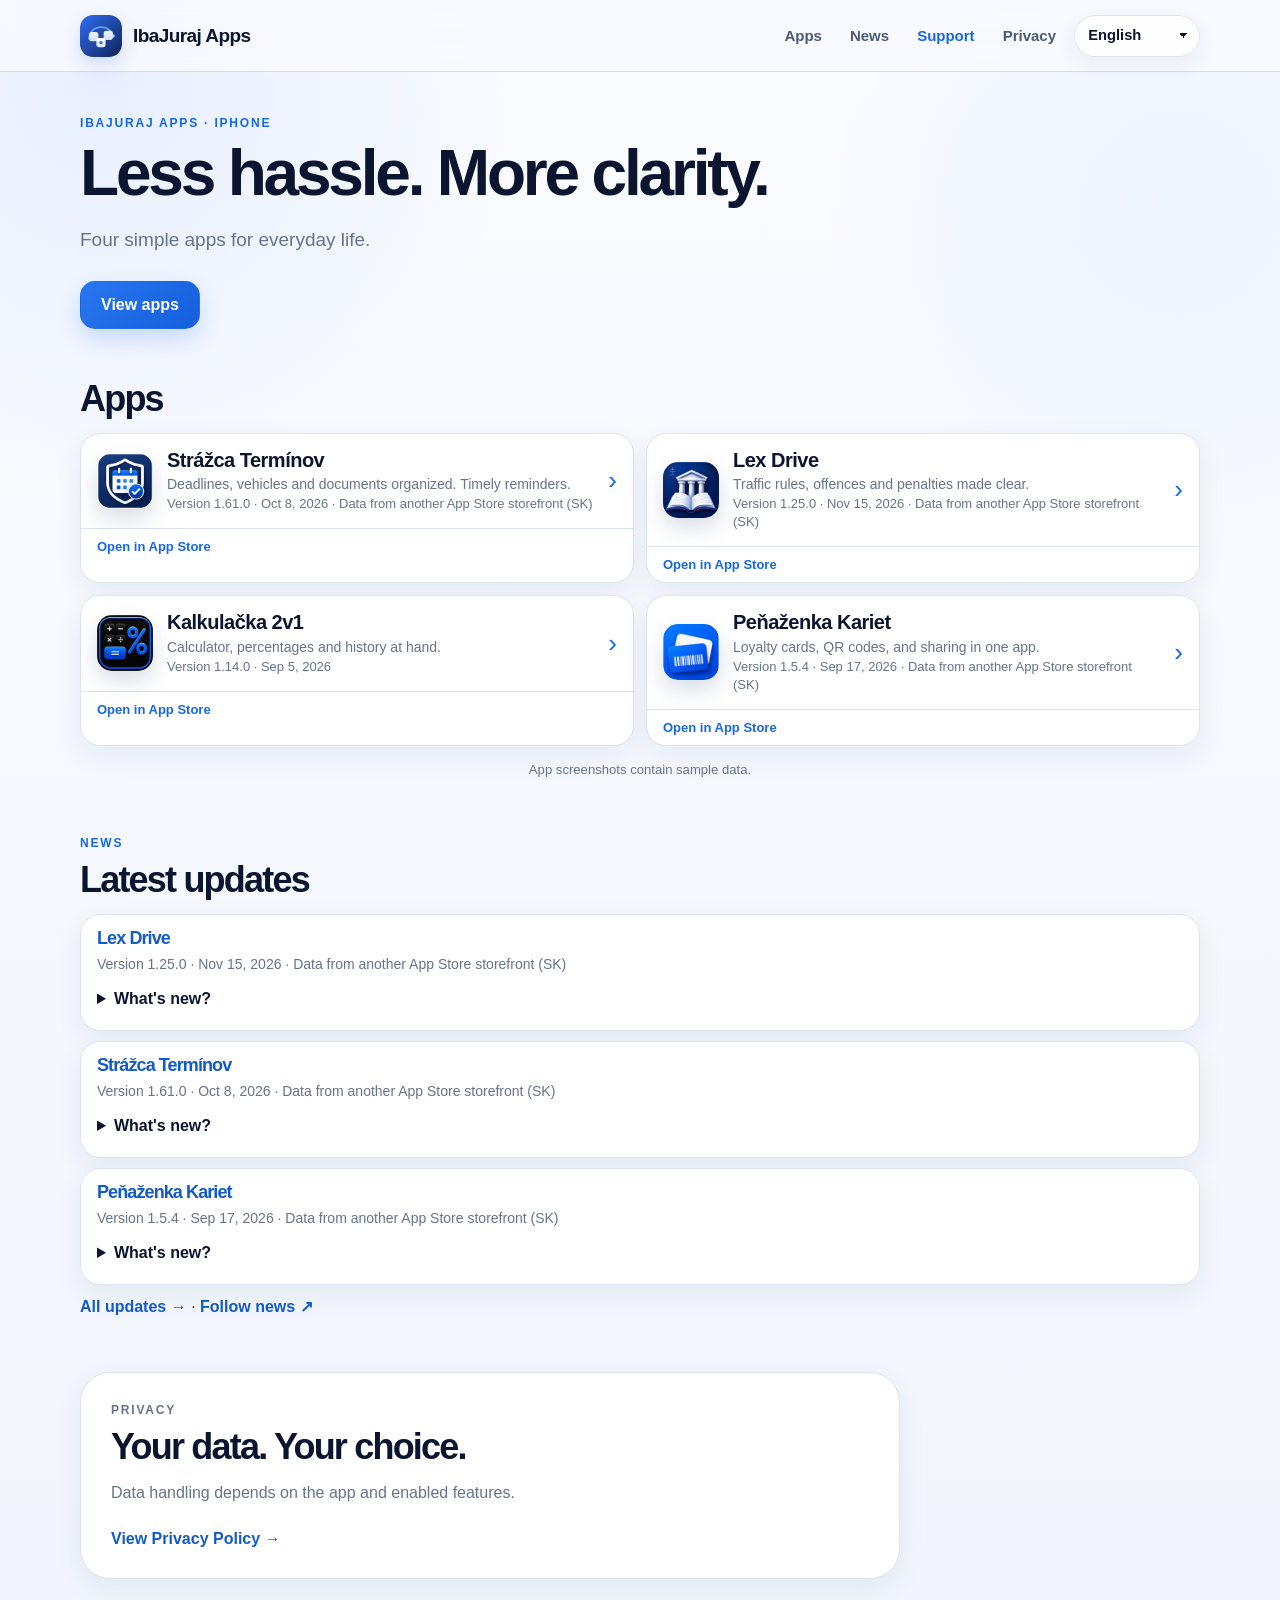
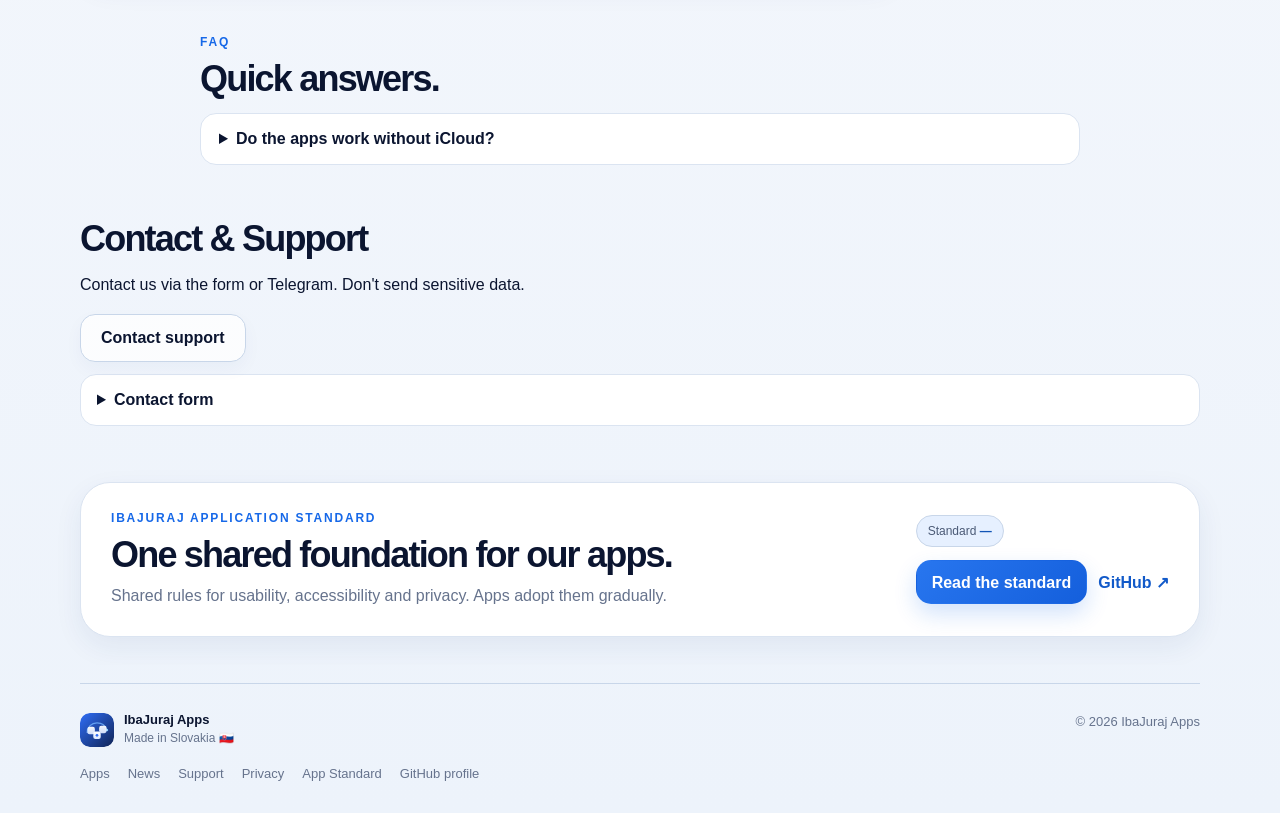
<file: index.html>
<!DOCTYPE html>
<html lang="sk">
<head>
  <meta charset="utf-8">
  <meta name="viewport" content="width=device-width, initial-scale=1, viewport-fit=cover">
  <meta name="description" content="Praktické aplikácie na každý deň – pre termíny, právnu orientáciu, výpočty a vernostné karty.">
  <meta name="theme-color" content="#f4f7fc">
  <meta name="color-scheme" content="light dark">
  <meta property="og:type" content="website">
  <meta property="og:locale" content="sk_SK">
  <meta property="og:title" content="IbaJuraj Apps">
  <meta property="og:description" content="Praktické aplikácie na každý deň – pre termíny, právnu orientáciu, výpočty a vernostné karty.">
  <meta property="og:url" content="https://ibajuraj.github.io/">
  <meta property="og:image" content="https://ibajuraj.github.io/assets/ibajuraj-apps-social.png">
  <meta property="og:image:width" content="1200">
  <meta property="og:image:height" content="630">
  <meta property="og:image:alt" content="IbaJuraj Apps – praktické aplikácie pre iPhone">
  <link rel="canonical" href="https://ibajuraj.github.io/">
  <title>IbaJuraj Apps</title>
  <link rel="icon" href="assets/favicon.svg" type="image/svg+xml">
  <link rel="apple-touch-icon" href="assets/apple-touch-icon.png">
  <link rel="stylesheet" href="/style.css?v=portal1">
  <script src="/i18n.js?v=portal1" defer data-ibajuraj-i18n></script><script src="/script.js?v=portal1" defer></script><script src="/portal.js?v=portal1" defer></script>
  <script type="application/ld+json">
  {
    "@context": "https://schema.org",
    "@graph": [
      {
        "@type": "Organization",
        "@id": "https://ibajuraj.github.io/#organization",
        "name": "IbaJuraj Apps",
        "url": "https://ibajuraj.github.io/"
      },
      {
        "@type": "SoftwareApplication",
        "name": "Strážca Termínov",
        "operatingSystem": "iOS",
        "applicationCategory": "UtilitiesApplication",
        "description": "Majte termíny, doklady, vozidlá, poistenia a dokumenty prehľadne na jednom mieste.",
        "url": "https://apps.apple.com/sk/app/str%C3%A1%C5%BEca-term%C3%ADnov/id6779741336",
        "author": { "@id": "https://ibajuraj.github.io/#organization" },
        "offers": { "@type": "Offer", "price": "0", "priceCurrency": "EUR" }
      },
      {
        "@type": "SoftwareApplication",
        "name": "Lex Drive",
        "operatingSystem": "iOS",
        "applicationCategory": "ReferenceApplication",
        "description": "Zrozumiteľné informácie o cestnej premávke, priestupkoch a sankciách s odkazmi na právne predpisy.",
        "url": "https://apps.apple.com/sk/app/lexdrive/id6794546464?l=sk",
        "author": { "@id": "https://ibajuraj.github.io/#organization" },
        "offers": { "@type": "Offer", "price": "0", "priceCurrency": "EUR" }
      },
      {
        "@type": "SoftwareApplication",
        "name": "Kalkulačka 2v1",
        "operatingSystem": "iOS",
        "applicationCategory": "UtilitiesApplication",
        "description": "Klasická kalkulačka a praktické výpočty percent, zliav a úspor s prehľadnou históriou.",
        "url": "https://apps.apple.com/sk/app/kalkula%C4%8Dka-2v1/id6777232702",
        "author": { "@id": "https://ibajuraj.github.io/#organization" },
        "offers": { "@type": "Offer", "price": "0", "priceCurrency": "EUR" }
      },
      {
        "@type": "SoftwareApplication",
        "name": "Peňaženka Kariet",
        "operatingSystem": "iOS",
        "applicationCategory": "UtilitiesApplication",
        "description": "Majte vernostné karty vždy poruke. Pridajte ich naskenovaním, z obrázka alebo ručne a synchronizujte cez iCloud.",
        "url": "https://apps.apple.com/sk/app/pe%C5%88a%C5%BEenka-kariet/id6779166726?l=sk",
        "author": { "@id": "https://ibajuraj.github.io/#organization" },
        "offers": { "@type": "Offer", "price": "0", "priceCurrency": "EUR" }
      }
    ]
  }
  </script>
</head>
<body class="portal-page portal-home">
  <a class="skip-link" href="#main-content">Preskočiť na obsah</a>

  <header class="site-header" id="top">
    <nav class="nav" aria-label="Hlavná navigácia">
      <a class="brand" href="/" aria-label="IbaJuraj Apps – úvod">
        <img src="/assets/ibajuraj-logo.svg" alt="" width="44" height="44">
        <span>IbaJuraj Apps</span>
      </a>

      <button class="menu-toggle" type="button" aria-expanded="false" aria-controls="mobile-navigation">
        <span class="menu-toggle-label">Menu</span>
        <span class="menu-icon" aria-hidden="true"><i></i><i></i><i></i></span>
      </button>

      <div class="nav-links" id="mobile-navigation">
        <a href="/#apps">Aplikácie</a>
        <a href="/news.html">Novinky</a>
        <a class="nav-support" href="/support.html">Podpora</a>
        <a href="/privacy.html">Ochrana súkromia</a>
      </div>
    </nav>
  </header>

  <main id="main-content">
    <section class="section hero" aria-labelledby="hero-title">
      <div class="hero-copy">
        <p class="eyebrow">IbaJuraj Apps · iPhone</p>
        <h1 id="hero-title">Menej starostí. Viac prehľadu.</h1>
        <p class="hero-text">Štyri jednoduché aplikácie na každý deň.</p>
        <div class="hero-actions">
          <a class="button primary" href="#apps">Pozrieť aplikácie</a>
        </div>
      </div>
    </section>

    <section class="section apps-section portal-catalog" id="apps" aria-labelledby="apps-title"><h2 id="apps-title">Aplikácie</h2><div class="catalog-grid"><article class="catalog-card"><a class="catalog-link" href="/apps/strazca-terminov/"><img class="app-icon" src="/assets/strazca-terminov.webp" alt="" width="64" height="64"><div class="catalog-copy"><h3>Strážca Termínov</h3><p>Termíny, vozidlá a dokumenty prehľadne. Upozornenia v správny čas.</p><span class="catalog-version" data-version="strazca-terminov"></span></div><span class="catalog-chevron" aria-hidden="true">›</span></a><a class="catalog-store" href="https://apps.apple.com/sk/app/id6779741336?l=sk">Otvoriť v App Store</a></article>
<article class="catalog-card"><a class="catalog-link" href="/apps/lexdrive/"><img class="app-icon" src="/assets/lexdrive.webp" alt="" width="64" height="64"><div class="catalog-copy"><h3>Lex Drive</h3><p>Dopravné pravidlá, priestupky a sankcie zrozumiteľne.</p><span class="catalog-version" data-version="lexdrive"></span></div><span class="catalog-chevron" aria-hidden="true">›</span></a><a class="catalog-store" href="https://apps.apple.com/sk/app/id6794546464?l=sk">Otvoriť v App Store</a></article>
<article class="catalog-card"><a class="catalog-link" href="/apps/jurajcalc/"><img class="app-icon" src="/assets/kalkulacka-2v1.webp" alt="" width="64" height="64"><div class="catalog-copy"><h3>Kalkulačka 2v1</h3><p>Kalkulačka, percentá a história výpočtov poruke.</p><span class="catalog-version" data-version="jurajcalc"></span></div><span class="catalog-chevron" aria-hidden="true">›</span></a><a class="catalog-store" href="https://apps.apple.com/sk/app/id6777232702?l=sk">Otvoriť v App Store</a></article>
<article class="catalog-card"><a class="catalog-link" href="/apps/penazenka-kariet/"><img class="app-icon" src="/assets/penazenka-kariet.webp" alt="" width="64" height="64"><div class="catalog-copy"><h3>Peňaženka Kariet</h3><p>Vernostné karty, QR kódy a zdieľanie v jednom.</p><span class="catalog-version" data-version="penazenka-kariet"></span></div><span class="catalog-chevron" aria-hidden="true">›</span></a><a class="catalog-store" href="https://apps.apple.com/sk/app/id6779166726?l=sk">Otvoriť v App Store</a></article></div><p class="gallery-data-notice">Obrázky aplikácií obsahujú ukážkové údaje.</p></section>

    <section class="section portal-news" id="novinky" aria-labelledby="news-title"><p class="eyebrow">Novinky</p><h2 id="news-title">Najnovšie aktualizácie</h2><div data-news="3" class="news-list"></div><p data-news-empty>Informácie o vydaniach nájdete v App Store.</p><a class="text-link" href="/news.html">Všetky aktualizácie →</a> · <a class="text-link" href="https://t.me/IbaJurajAppsNews" rel="noopener noreferrer">Sledovať novinky ↗</a></section>

    <section class="section privacy-section" aria-label="Ochrana súkromia">
      <article class="privacy-card">
        <p class="eyebrow">Ochrana súkromia</p>
        <h2>Vaše údaje. Vaša kontrola.</h2>
        <p>Spracovanie údajov závisí od aplikácie a zapnutých funkcií.</p>
        <a class="text-link" href="privacy.html">Zobraziť zásady ochrany súkromia →</a>
      </article>
    </section>

    <section class="section faq-section" aria-labelledby="faq-title">
      <p class="eyebrow">Časté otázky</p><h2 id="faq-title">Krátke odpovede.</h2>
      <details><summary>Fungujú aplikácie aj bez iCloudu?</summary><p>Základné funkcie závisia od aplikácie. Synchronizácia a zdieľanie cez iCloud vyžadujú príslušné nastavenie.</p></details>
    </section>

    <section class="section portal-support" id="support"><h2>Kontakt a podpora</h2><p>Napíšte nám cez formulár alebo Telegram. Neposielajte citlivé údaje.</p><a class="button secondary" href="/support.html">Kontaktovať podporu</a><details id="legacy-support-form"><summary>Kontaktný formulár</summary><section class="section support-section" id="support-form-section" aria-labelledby="support-title">
      <div class="support-heading">
        <p class="eyebrow">Kontakt a podpora</p>
        <h2 id="support-title">Ako vám pomôžeme?</h2>
        <p>Napíšte nám cez formulár alebo Telegram. Neposielajte citlivé údaje.</p>
      </div>

      <div class="support-grid">
        <form class="support-form" id="contact-form" action="https://formspree.io/f/xnjeland" method="POST">
          <input type="hidden" name="_subject" value="Nová správa z webu IbaJuraj Apps">
          <input class="honeypot" type="text" name="_gotcha" tabindex="-1" autocomplete="off" aria-hidden="true">

          <div class="form-two-columns">
            <div class="form-row">
              <label for="app">Aplikácia</label>
              <select id="app" name="aplikacia" required>
                <option value="">Vyberte aplikáciu</option>
                <option value="Strážca Termínov">Strážca Termínov</option>
                <option value="Lex Drive">Lex Drive</option>
                <option value="Kalkulačka 2v1">Kalkulačka 2v1</option>
                <option value="Peňaženka Kariet">Peňaženka Kariet</option>
                <option value="Všeobecná otázka">Všeobecná otázka</option>
              </select>
            </div>

            <div class="form-row">
              <label for="message-type">Typ správy</label>
              <select id="message-type" name="typ_spravy" required>
                <option value="">Vyberte typ správy</option>
                <option value="Otázka k používaniu">Otázka k používaniu</option>
                <option value="Technický problém">Technický problém</option>
                <option value="Nesprávny údaj alebo obsah">Nesprávny údaj alebo obsah</option>
                <option value="Návrh na zlepšenie">Návrh na zlepšenie</option>
                <option value="Ochrana súkromia">Ochrana súkromia</option>
                <option value="Iné">Iné</option>
              </select>
            </div>
          </div>

          <div class="form-two-columns">
            <div class="form-row">
              <label for="email">Váš e-mail</label>
              <input id="email" name="email" type="email" autocomplete="email" placeholder="meno@example.com" required>
            </div>
            <div class="form-row" id="device-row" hidden>
              <label for="device">Zariadenie a verzia iOS <span>(nepovinné)</span></label>
              <input id="device" name="zariadenie_a_ios" type="text" placeholder="Napr. iPhone 14, iOS 26">
            </div>
          </div>

          <input id="subject" name="predmet" type="hidden">

          <div class="form-row">
            <label for="message">Správa</label>
            <textarea id="message" name="sprava" rows="4" placeholder="Stručne opíšte svoju otázku alebo problém…" required></textarea>
          </div>

          <button class="button primary submit-button" type="submit"><span class="button-label">Odoslať správu</span></button>
          <p class="form-status" id="form-status" role="status" aria-live="polite"></p>
          <p class="noscript-note">Odoslaním formulára odošlete uvedené údaje službe Formspree na doručenie IbaJuraj Apps. Použijeme ich na vybavenie vašej požiadavky. Viac nájdete v <a class="text-link" href="privacy.html">zásadách ochrany súkromia</a>.</p>
          <noscript><p class="noscript-note">Po odoslaní budete presmerovaní na potvrdenie služby Formspree.</p></noscript>
        </form>

        <aside class="telegram-card">
          <img class="telegram-icon" src="assets/telegram-support.webp" alt="Ikona komunity a podpory" width="74" height="74">
          <div>
            <p class="eyebrow">Telegram podpora</p>
            <h3>Poradíme vám.</h3>
            <p>Otázky, návrhy a diskusia.</p>
            <a class="button secondary" href="https://t.me/+mEtAJXPMUF9mZjI0" target="_blank" rel="noopener noreferrer">Otvoriť podporu ↗</a>
          </div>
        </aside>
      </div>
    </section></details></section>

    <section class="section developer-standard-section" id="standard" aria-labelledby="standard-title">
      <article class="standard-card">
        <div class="standard-copy">
          <p class="eyebrow">IbaJuraj Application Standard</p>
          <h2 id="standard-title">Jednotný základ aplikácií.</h2>
          <p>Spoločné pravidlá pre ovládanie, prístupnosť a súkromie. Aplikácie ich preberajú postupne.</p>
        </div>
        <div class="standard-meta">
          <div class="version-badge">Štandard <strong data-standard-version aria-live="polite">…</strong></div>
          <div class="standard-actions">
            <a class="button primary" data-standard-document
               href="https://github.com/IbaJuraj/ibajuraj-application-standard/blob/main/IBAJURAJ_APPLICATION_STANDARD.md"
               target="_blank" rel="noopener noreferrer">Prečítať štandard</a>
            <a class="text-link" href="https://github.com/IbaJuraj/ibajuraj-application-standard"
               target="_blank" rel="noopener noreferrer">GitHub ↗</a>
          </div>
        </div>
      </article>
    </section>
  </main>

  <button class="back-to-top" id="back-to-top" type="button" aria-label="Späť hore">↑</button>

  <footer class="footer">
    <div class="footer-brand">
      <img src="/assets/ibajuraj-logo.svg" alt="" width="36" height="36">
      <div><strong>IbaJuraj Apps</strong><p>Vytvorené na Slovensku 🇸🇰</p></div>
    </div>
    <div class="footer-meta">
      <p>© <span id="current-year">2026</span> IbaJuraj Apps</p>
    </div>
    <div class="footer-links">
      <a href="/#apps">Aplikácie</a>
      <a href="/news.html">Novinky</a>
      <a href="/support.html">Podpora</a>
      <a href="/privacy.html">Ochrana súkromia</a>
      <a href="https://github.com/IbaJuraj/ibajuraj-application-standard" target="_blank" rel="noopener noreferrer">Štandard aplikácií</a>
      <a href="https://github.com/IbaJuraj" target="_blank" rel="noopener noreferrer">GitHub profil</a>
    </div>
  </footer>
</body>
</html>
</file>
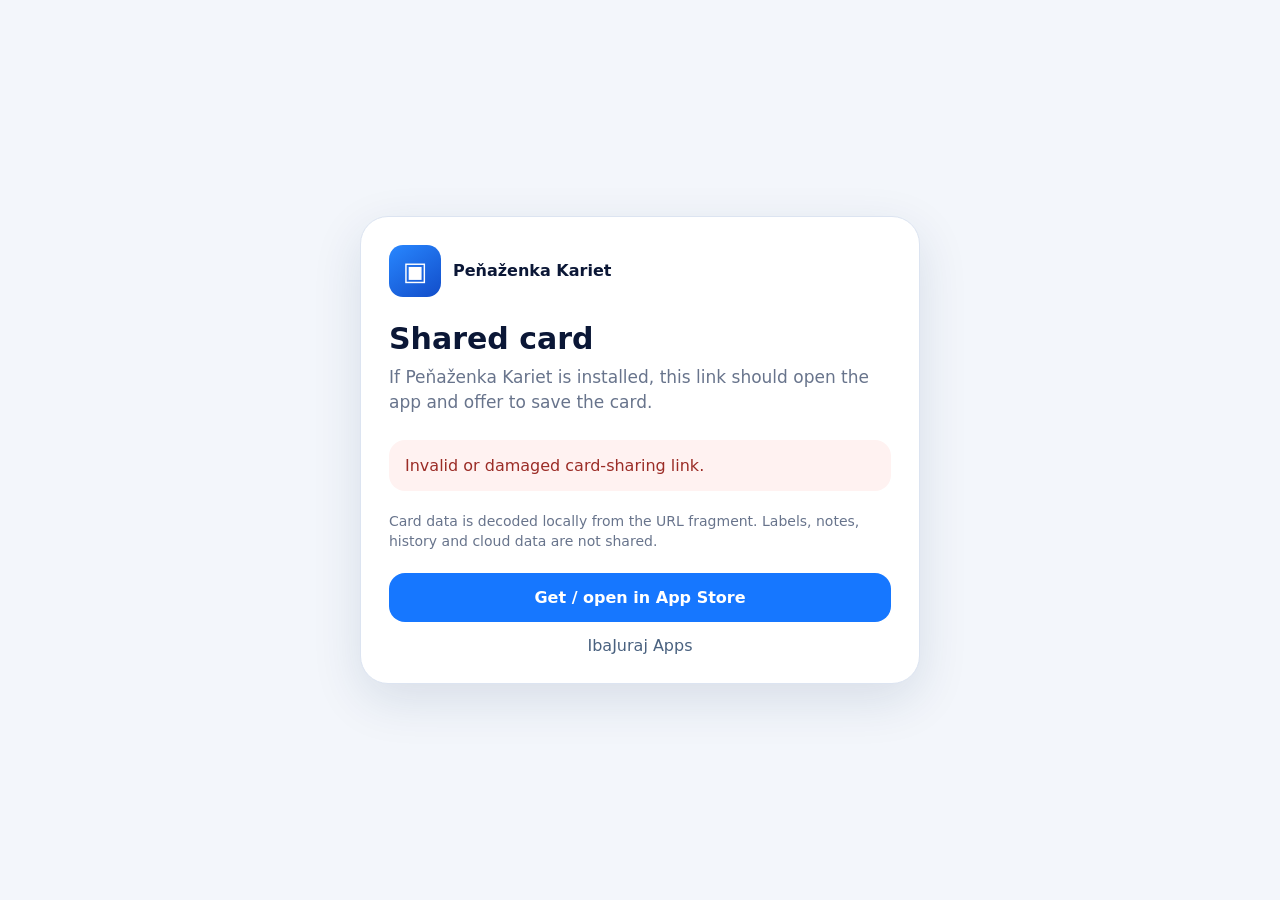
<file: card/index.html>
<!DOCTYPE html>
<html lang="sk">
<head>
  <meta charset="utf-8">
  <meta name="viewport" content="width=device-width, initial-scale=1, viewport-fit=cover">
  <meta name="color-scheme" content="light dark">
  <meta name="robots" content="noindex,nofollow">
  <title>Zdieľaná karta – Peňaženka Kariet</title>
  <style>
    :root{font-family:-apple-system,BlinkMacSystemFont,"SF Pro Text",system-ui,sans-serif;color-scheme:light dark}
    body{margin:0;background:#f3f6fb;color:#0b1736;min-height:100vh;display:grid;place-items:center;padding:24px;box-sizing:border-box}
    main{width:min(560px,100%);background:#fff;border:1px solid #dce4f1;border-radius:28px;padding:28px;box-shadow:0 16px 50px rgba(20,46,92,.12);box-sizing:border-box}
    .brand{display:flex;align-items:center;gap:12px;font-weight:750;margin-bottom:26px}.icon{width:52px;height:52px;border-radius:14px;background:linear-gradient(145deg,#2887ff,#124dc9);display:grid;place-items:center;color:#fff;font-size:26px}
    h1{font-size:30px;line-height:1.08;margin:0 0 10px}.lead{color:#68748c;font-size:17px;line-height:1.5;margin:0 0 24px}
    .card{background:#f7f9fd;border:1px solid #e3e9f4;border-radius:20px;overflow:hidden;margin-bottom:20px}.row{display:flex;justify-content:space-between;gap:20px;padding:15px 17px;border-top:1px solid #e3e9f4}.row:first-child{border-top:0}.label{color:#6c7890}.value{text-align:right;font-weight:600;word-break:break-word}
    .note{font-size:14px;line-height:1.45;color:#68748c;margin:0 0 22px}.button{display:block;text-align:center;text-decoration:none;background:#1677ff;color:#fff;padding:15px 18px;border-radius:16px;font-weight:700}.secondary{display:block;text-align:center;margin-top:14px;color:#49617f;text-decoration:none}
    .error{padding:16px;border-radius:16px;background:#fff2f1;color:#9b2c26;margin-bottom:20px}
    @media(prefers-color-scheme:dark){body{background:#090d15;color:#f5f7fb}main{background:#151922;border-color:#2a3241}.lead,.label,.note,.secondary{color:#9da8bb}.card{background:#1b202b;border-color:#30394a}.row{border-color:#30394a}.error{background:#321c1c;color:#ffb5ad}}
  </style>
<link rel="icon" href="/assets/favicon.svg" type="image/svg+xml"><style>body{padding:clamp(14px,4vw,24px)}main{padding:clamp(20px,5vw,28px)}.button:focus-visible,.secondary:focus-visible{outline:3px solid #62a9ff;outline-offset:3px}@media(prefers-color-scheme:dark){body{background:#101722;color:#f2f5fc}main{background:#182333;border-color:#34445e}.card{background:#202d40;border-color:#34445e}.row{border-color:#34445e}.label,.lead,.note,.secondary{color:#bcc9dc}}</style></head>
<body>
<main>
  <div class="brand"><div class="icon">▣</div><span>Peňaženka Kariet</span></div>
  <h1 id="title">Zdieľaná karta</h1>
  <p class="lead" id="lead">Ak máte Peňaženku Kariet nainštalovanú, tento odkaz sa má otvoriť priamo v aplikácii a ponúknuť uloženie karty.</p>
  <div id="content"></div>
  <p class="note" id="privacy">Údaje karty sa nachádzajú iba vo fragmente tohto odkazu a táto stránka ich dekóduje lokálne v prehliadači. Označenie, poznámky, história ani cloudové údaje sa nezdieľajú.</p>
  <a class="button" href="https://apps.apple.com/sk/app/pe%C5%88a%C5%BEenka-kariet/id6779166726?l=sk" id="store">Stiahnuť / otvoriť v App Store</a>
  <a class="secondary" href="/" id="home">IbaJuraj Apps</a>
</main>
<script>
(() => {
  // Keep the selected site language authoritative on deep-link pages.
  let storedLanguage='';
  try { storedLanguage=localStorage.getItem('ibajuraj-language')||''; } catch (_) {}
  const languageChoice=new URLSearchParams(location.search).get('lang')||storedLanguage||navigator.language||'sk';
  const cs=languageChoice.toLowerCase().split(/[-_]/)[0]==='cs';
  const t = cs ? {
    title:'Sdílená karta', lead:'Pokud máte Peňaženku Kariet nainstalovanou, tento odkaz se má otevřít přímo v aplikaci a nabídnout uložení karty.',
    privacy:'Údaje karty jsou pouze ve fragmentu tohoto odkazu a tato stránka je dekóduje lokálně v prohlížeči. Označení, poznámky, historie ani cloudové údaje se nesdílejí.',
    store:'Stáhnout / otevřít v App Store', merchant:'Obchod', card:'Karta', number:'Číslo karty', invalid:'Sdílený odkaz není platný nebo je poškozený.'
  } : {
    title:'Zdieľaná karta', lead:'Ak máte Peňaženku Kariet nainštalovanú, tento odkaz sa má otvoriť priamo v aplikácii a ponúknuť uloženie karty.',
    privacy:'Údaje karty sa nachádzajú iba vo fragmente tohto odkazu a táto stránka ich dekóduje lokálne v prehliadači. Označenie, poznámky, história ani cloudové údaje sa nezdieľajú.',
    store:'Stiahnuť / otvoriť v App Store', merchant:'Obchod', card:'Karta', number:'Číslo karty', invalid:'Zdieľaný odkaz nie je platný alebo je poškodený.'
  };
  document.documentElement.lang = cs ? 'cs' : 'sk';
  document.getElementById('title').textContent=t.title; document.getElementById('lead').textContent=t.lead; document.getElementById('privacy').textContent=t.privacy; document.getElementById('store').textContent=t.store;
  const content=document.getElementById('content');
  const fail=()=>{content.innerHTML=`<div class="error">${t.invalid}</div>`};
  try{
    const m=location.hash.match(/^#v1\.([A-Za-z0-9_-]+)$/); if(!m) return fail();
    let b=m[1].replace(/-/g,'+').replace(/_/g,'/'); while(b.length%4) b+='=';
    const raw=atob(b), bytes=Uint8Array.from(raw,c=>c.charCodeAt(0));
    const p=JSON.parse(new TextDecoder().decode(bytes));
    if(p.v!==1 || typeof p.s!=='string' || !p.s.trim() || typeof p.p!=='string' || !p.p.trim()) return fail();
    const display=(p.m||p.p||'').replace(/\s/g,''); const masked=display.length>4 ? '•••• '+display.slice(-4) : display;
    // Build 76 intentionally ignores legacy p.l / designation even when an older Build 75 link contains it.
    const rows=[[t.merchant,p.s],[t.card,p.n||p.s],[t.number,masked]];
    const esc=x=>String(x).replace(/[&<>"']/g,ch=>({'&':'&amp;','<':'&lt;','>':'&gt;','"':'&quot;',"'":'&#39;'}[ch]));
    content.innerHTML='<div class="card">'+rows.map(r=>`<div class="row"><span class="label">${esc(r[0])}</span><span class="value">${esc(r[1])}</span></div>`).join('')+'</div>';
  }catch(e){fail()}
})();
</script>
  <script src="/link-i18n.js?v=20261030" defer></script>
</body>
</html>
</file>
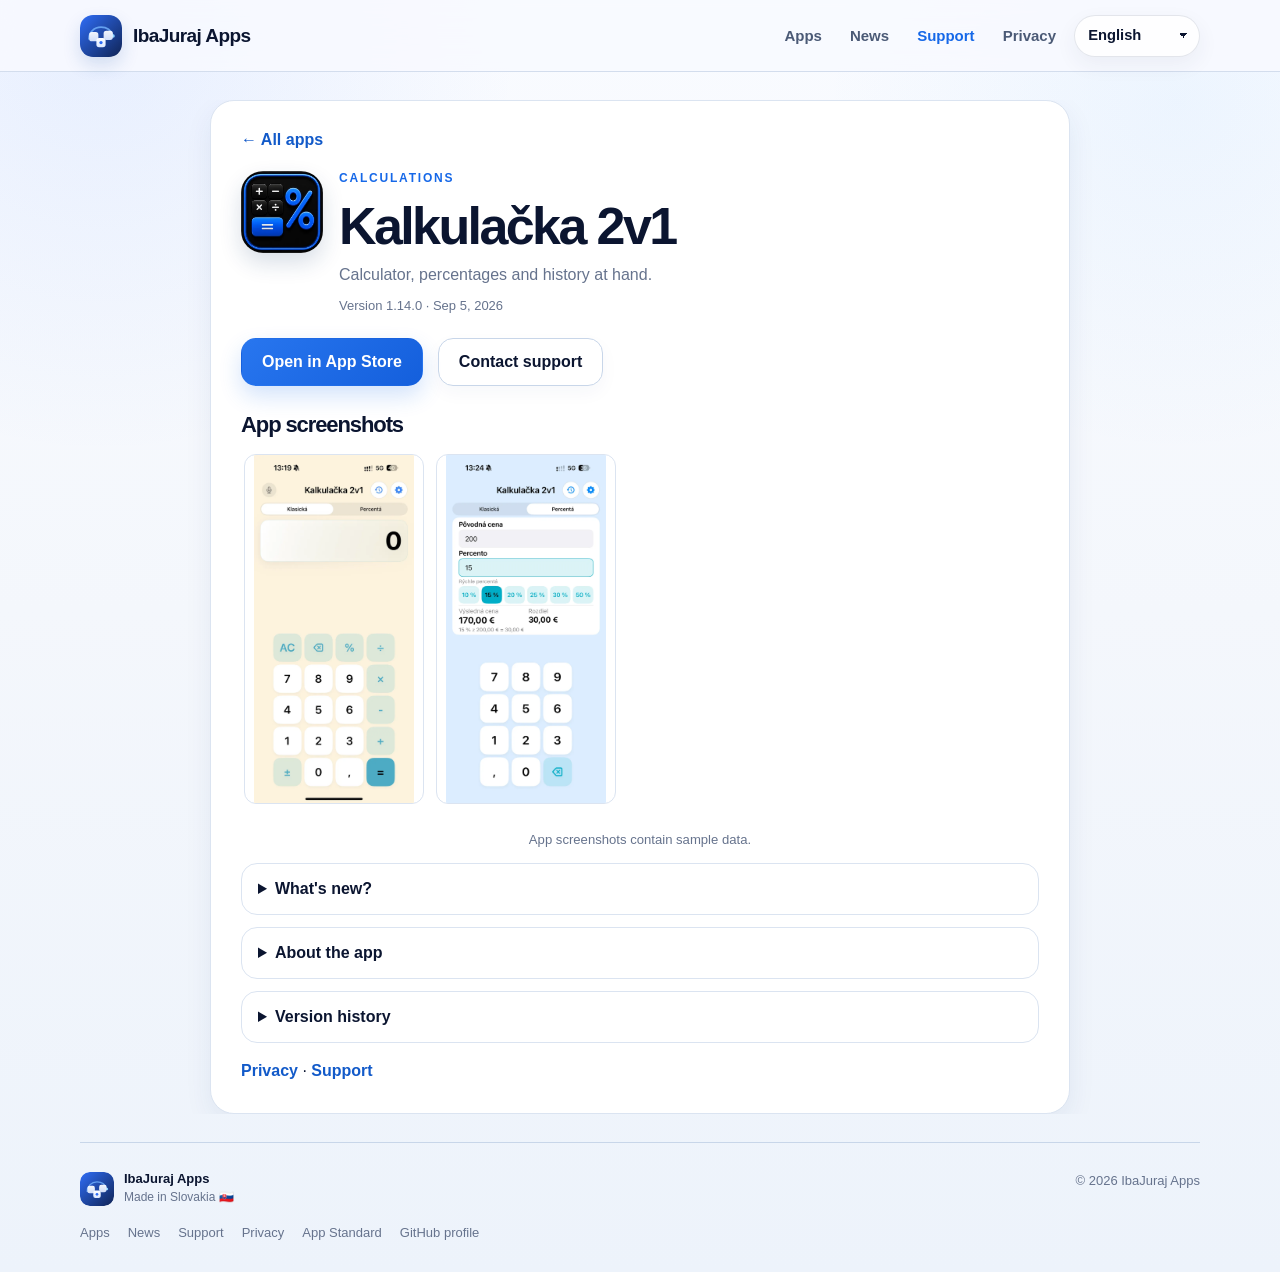
<file: apps/jurajcalc/index.html>
<!doctype html>
<html lang="sk"><head><meta charset="utf-8"><meta name="viewport" content="width=device-width, initial-scale=1, viewport-fit=cover"><meta name="color-scheme" content="light dark"><meta name="description" content="Kalkulačka, percentá a história výpočtov poruke."><meta property="og:title" content="Kalkulačka 2v1 – IbaJuraj Apps"><meta property="og:description" content="Kalkulačka, percentá a história výpočtov poruke."><meta property="og:url" content="https://ibajuraj.github.io/apps/jurajcalc/"><meta property="og:image" content="https://ibajuraj.github.io/assets/ibajuraj-apps-social.png"><link rel="canonical" href="https://ibajuraj.github.io/apps/jurajcalc/"><link rel="icon" href="/assets/favicon.svg" type="image/svg+xml"><link rel="apple-touch-icon" href="/assets/apple-touch-icon.png"><title>Kalkulačka 2v1 – IbaJuraj Apps</title><link rel="stylesheet" href="/style.css?v=portal1"><script src="/i18n.js?v=portal1" defer data-ibajuraj-i18n></script><script src="/script.js?v=portal1" defer></script><script src="/portal.js?v=portal1" defer></script></head><body class="portal-page"><a class="skip-link" href="#main-content">Preskočiť na obsah</a><header class="site-header" id="top">
    <nav class="nav" aria-label="Hlavná navigácia">
      <a class="brand" href="/" aria-label="IbaJuraj Apps – úvod">
        <img src="/assets/ibajuraj-logo.svg" alt="" width="44" height="44">
        <span>IbaJuraj Apps</span>
      </a>

      <button class="menu-toggle" type="button" aria-expanded="false" aria-controls="mobile-navigation">
        <span class="menu-toggle-label">Menu</span>
        <span class="menu-icon" aria-hidden="true"><i></i><i></i><i></i></span>
      </button>

      <div class="nav-links" id="mobile-navigation">
        <a href="/#apps">Aplikácie</a>
        <a href="/news.html">Novinky</a>
        <a class="nav-support" href="/support.html">Podpora</a>
        <a href="/privacy.html">Ochrana súkromia</a>
      </div>
    </nav>
  </header><main id="main-content"><section class="section product-section app-card" data-product="jurajcalc"><a class="text-link product-back" href="/#apps">← Všetky aplikácie</a><div class="product-head"><img class="app-icon" src="/assets/kalkulacka-2v1.webp" alt="" width="82" height="82"><div><p class="eyebrow">Výpočty</p><h1>Kalkulačka 2v1</h1><p class="app-lead">Kalkulačka, percentá a história výpočtov poruke.</p><p class="product-version" data-version="jurajcalc"></p></div></div><div class="app-actions"><a class="button primary app-button" href="https://apps.apple.com/sk/app/id6777232702?l=sk">Otvoriť v App Store</a><a class="button secondary" href="/support.html?app=jurajcalc#support">Kontaktovať podporu</a></div><h2 class="product-subtitle">Ukážky aplikácie</h2><div class="app-gallery" data-gallery="jurajcalc" aria-label="Ukážky aplikácie" hidden></div><p class="gallery-data-notice">Obrázky aplikácií obsahujú ukážkové údaje.</p><details class="portal-detail"><summary>Čo je nové?</summary><p class="store-copy" data-release-notes>Informácie o vydaniach nájdete v App Store.</p></details><details class="portal-detail"><summary>O aplikácii</summary><p class="store-copy" data-description>Kalkulačka, percentá a história výpočtov poruke.</p><p data-min-os hidden></p></details><details class="portal-detail"><summary>História aktualizácií</summary><div data-history></div><p data-history-empty>Informácie o vydaniach nájdete v App Store.</p></details><p class="product-footer"><a class="text-link" href="/privacy.html">Ochrana súkromia</a> · <a class="text-link" href="/support.html">Podpora</a></p></section></main><footer class="footer">
    <div class="footer-brand">
      <img src="/assets/ibajuraj-logo.svg" alt="" width="36" height="36">
      <div><strong>IbaJuraj Apps</strong><p>Vytvorené na Slovensku 🇸🇰</p></div>
    </div>
    <div class="footer-meta">
      <p>© <span id="current-year">2026</span> IbaJuraj Apps</p>
    </div>
    <div class="footer-links">
      <a href="/#apps">Aplikácie</a>
      <a href="/news.html">Novinky</a>
      <a href="/support.html">Podpora</a>
      <a href="/privacy.html">Ochrana súkromia</a>
      <a href="https://github.com/IbaJuraj/ibajuraj-application-standard" target="_blank" rel="noopener noreferrer">Štandard aplikácií</a>
      <a href="https://github.com/IbaJuraj" target="_blank" rel="noopener noreferrer">GitHub profil</a>
    </div>
  </footer></body></html>
</file>
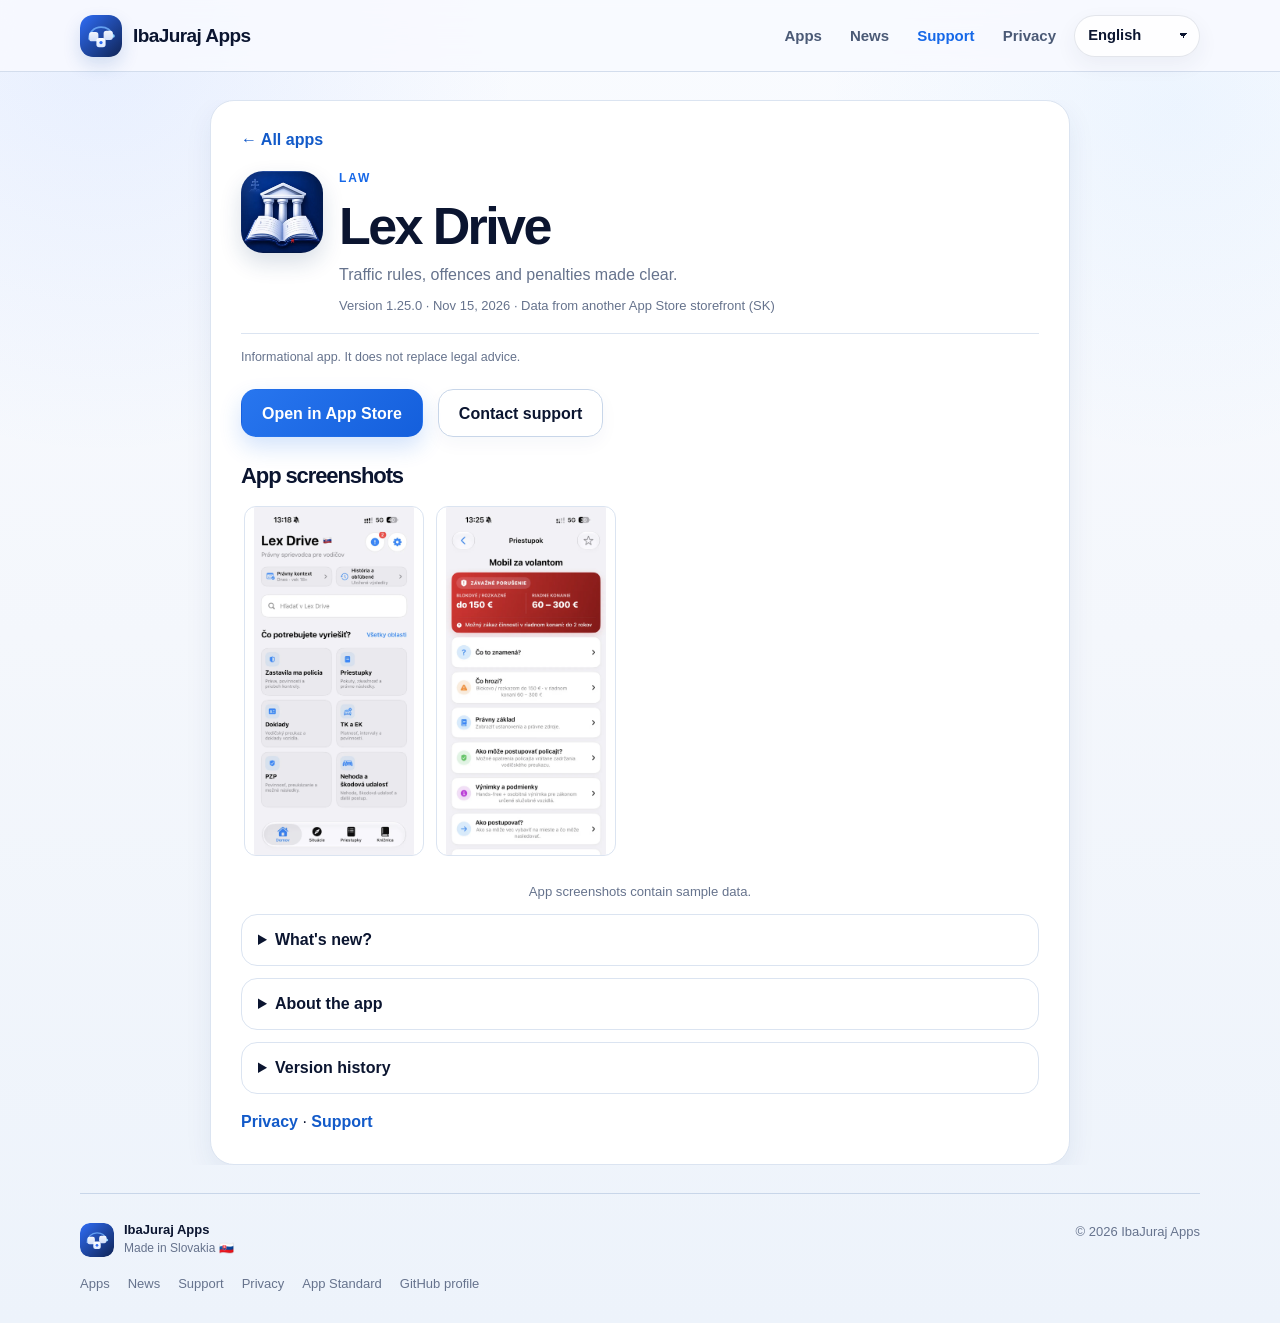
<file: apps/lexdrive/index.html>
<!doctype html>
<html lang="sk"><head><meta charset="utf-8"><meta name="viewport" content="width=device-width, initial-scale=1, viewport-fit=cover"><meta name="color-scheme" content="light dark"><meta name="description" content="Dopravné pravidlá, priestupky a sankcie zrozumiteľne."><meta property="og:title" content="Lex Drive – IbaJuraj Apps"><meta property="og:description" content="Dopravné pravidlá, priestupky a sankcie zrozumiteľne."><meta property="og:url" content="https://ibajuraj.github.io/apps/lexdrive/"><meta property="og:image" content="https://ibajuraj.github.io/assets/ibajuraj-apps-social.png"><link rel="canonical" href="https://ibajuraj.github.io/apps/lexdrive/"><link rel="icon" href="/assets/favicon.svg" type="image/svg+xml"><link rel="apple-touch-icon" href="/assets/apple-touch-icon.png"><title>Lex Drive – IbaJuraj Apps</title><link rel="stylesheet" href="/style.css?v=portal1"><script src="/i18n.js?v=portal1" defer data-ibajuraj-i18n></script><script src="/script.js?v=portal1" defer></script><script src="/portal.js?v=portal1" defer></script></head><body class="portal-page"><a class="skip-link" href="#main-content">Preskočiť na obsah</a><header class="site-header" id="top">
    <nav class="nav" aria-label="Hlavná navigácia">
      <a class="brand" href="/" aria-label="IbaJuraj Apps – úvod">
        <img src="/assets/ibajuraj-logo.svg" alt="" width="44" height="44">
        <span>IbaJuraj Apps</span>
      </a>

      <button class="menu-toggle" type="button" aria-expanded="false" aria-controls="mobile-navigation">
        <span class="menu-toggle-label">Menu</span>
        <span class="menu-icon" aria-hidden="true"><i></i><i></i><i></i></span>
      </button>

      <div class="nav-links" id="mobile-navigation">
        <a href="/#apps">Aplikácie</a>
        <a href="/news.html">Novinky</a>
        <a class="nav-support" href="/support.html">Podpora</a>
        <a href="/privacy.html">Ochrana súkromia</a>
      </div>
    </nav>
  </header><main id="main-content"><section class="section product-section app-card" data-product="lexdrive"><a class="text-link product-back" href="/#apps">← Všetky aplikácie</a><div class="product-head"><img class="app-icon" src="/assets/lexdrive.webp" alt="" width="82" height="82"><div><p class="eyebrow">Právo</p><h1>Lex Drive</h1><p class="app-lead">Dopravné pravidlá, priestupky a sankcie zrozumiteľne.</p><p class="product-version" data-version="lexdrive"></p></div></div><p class="app-note">Informačná aplikácia. Nenahrádza právne poradenstvo.</p><div class="app-actions"><a class="button primary app-button" href="https://apps.apple.com/sk/app/id6794546464?l=sk">Otvoriť v App Store</a><a class="button secondary" href="/support.html?app=lexdrive#support">Kontaktovať podporu</a></div><h2 class="product-subtitle">Ukážky aplikácie</h2><div class="app-gallery" data-gallery="lexdrive" aria-label="Ukážky aplikácie" hidden></div><p class="gallery-data-notice">Obrázky aplikácií obsahujú ukážkové údaje.</p><details class="portal-detail"><summary>Čo je nové?</summary><p class="store-copy" data-release-notes>Informácie o vydaniach nájdete v App Store.</p></details><details class="portal-detail"><summary>O aplikácii</summary><p class="store-copy" data-description>Dopravné pravidlá, priestupky a sankcie zrozumiteľne.</p><p data-min-os hidden></p></details><details class="portal-detail"><summary>História aktualizácií</summary><div data-history></div><p data-history-empty>Informácie o vydaniach nájdete v App Store.</p></details><p class="product-footer"><a class="text-link" href="/privacy.html">Ochrana súkromia</a> · <a class="text-link" href="/support.html">Podpora</a></p></section></main><footer class="footer">
    <div class="footer-brand">
      <img src="/assets/ibajuraj-logo.svg" alt="" width="36" height="36">
      <div><strong>IbaJuraj Apps</strong><p>Vytvorené na Slovensku 🇸🇰</p></div>
    </div>
    <div class="footer-meta">
      <p>© <span id="current-year">2026</span> IbaJuraj Apps</p>
    </div>
    <div class="footer-links">
      <a href="/#apps">Aplikácie</a>
      <a href="/news.html">Novinky</a>
      <a href="/support.html">Podpora</a>
      <a href="/privacy.html">Ochrana súkromia</a>
      <a href="https://github.com/IbaJuraj/ibajuraj-application-standard" target="_blank" rel="noopener noreferrer">Štandard aplikácií</a>
      <a href="https://github.com/IbaJuraj" target="_blank" rel="noopener noreferrer">GitHub profil</a>
    </div>
  </footer></body></html>
</file>
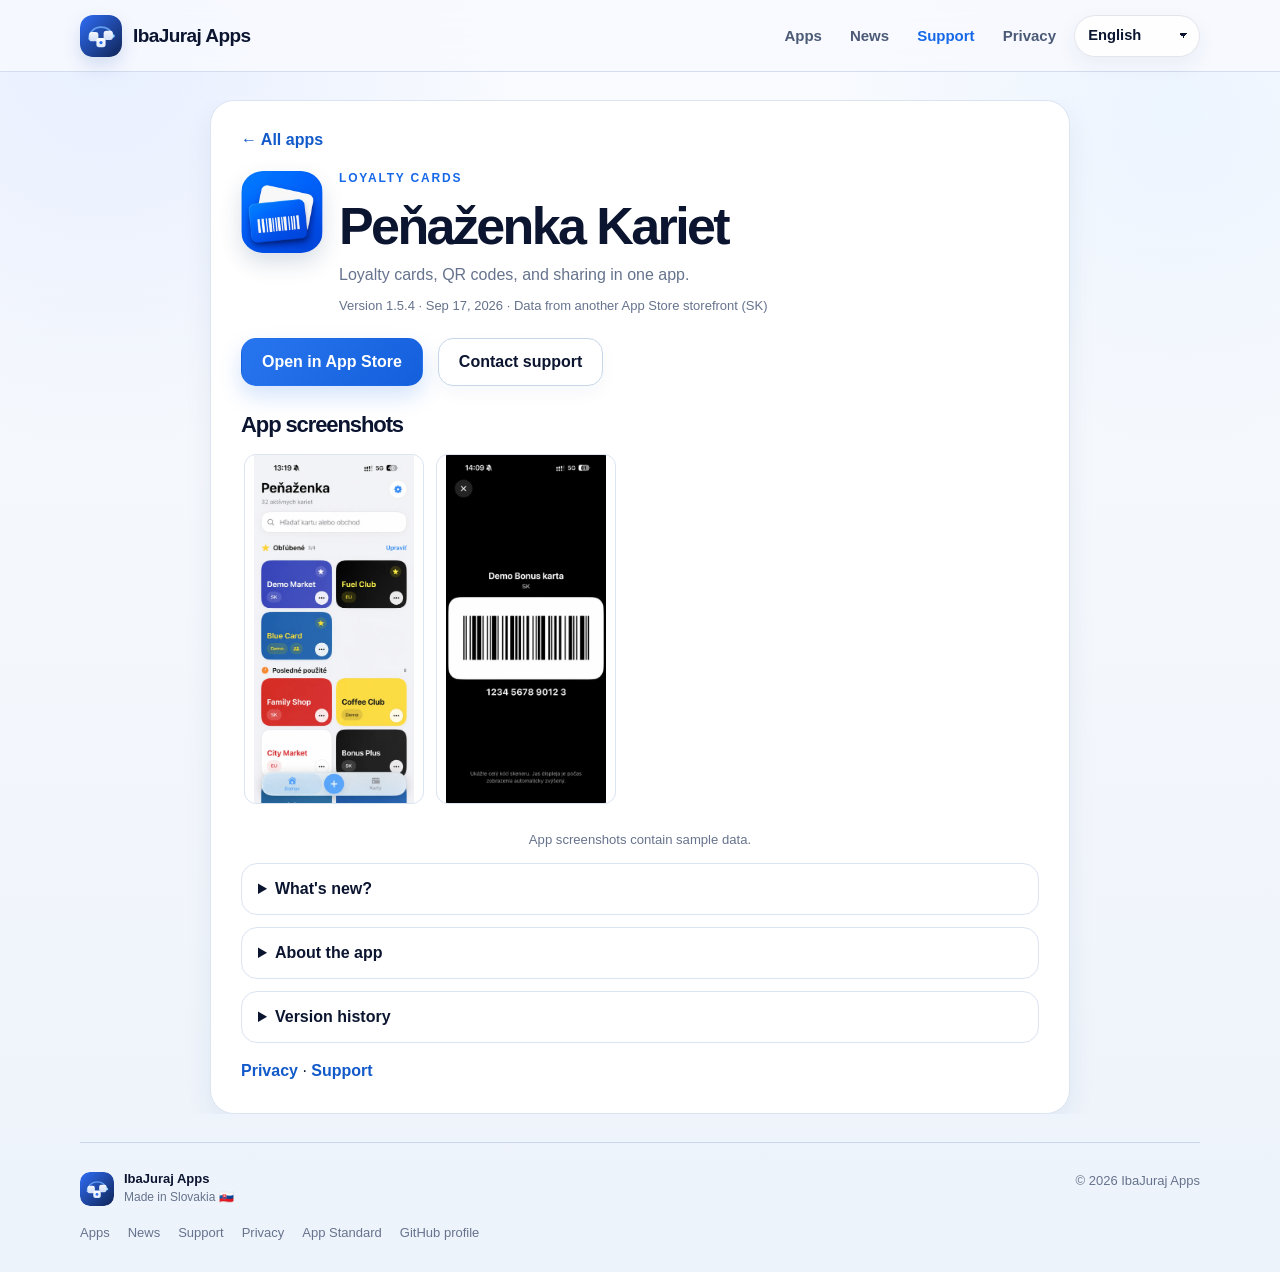
<file: apps/penazenka-kariet/index.html>
<!doctype html>
<html lang="sk"><head><meta charset="utf-8"><meta name="viewport" content="width=device-width, initial-scale=1, viewport-fit=cover"><meta name="color-scheme" content="light dark"><meta name="description" content="Vernostné karty, QR kódy a zdieľanie v jednom."><meta property="og:title" content="Peňaženka Kariet – IbaJuraj Apps"><meta property="og:description" content="Vernostné karty, QR kódy a zdieľanie v jednom."><meta property="og:url" content="https://ibajuraj.github.io/apps/penazenka-kariet/"><meta property="og:image" content="https://ibajuraj.github.io/assets/ibajuraj-apps-social.png"><link rel="canonical" href="https://ibajuraj.github.io/apps/penazenka-kariet/"><link rel="icon" href="/assets/favicon.svg" type="image/svg+xml"><link rel="apple-touch-icon" href="/assets/apple-touch-icon.png"><title>Peňaženka Kariet – IbaJuraj Apps</title><link rel="stylesheet" href="/style.css?v=portal1"><script src="/i18n.js?v=portal1" defer data-ibajuraj-i18n></script><script src="/script.js?v=portal1" defer></script><script src="/portal.js?v=portal1" defer></script></head><body class="portal-page"><a class="skip-link" href="#main-content">Preskočiť na obsah</a><header class="site-header" id="top">
    <nav class="nav" aria-label="Hlavná navigácia">
      <a class="brand" href="/" aria-label="IbaJuraj Apps – úvod">
        <img src="/assets/ibajuraj-logo.svg" alt="" width="44" height="44">
        <span>IbaJuraj Apps</span>
      </a>

      <button class="menu-toggle" type="button" aria-expanded="false" aria-controls="mobile-navigation">
        <span class="menu-toggle-label">Menu</span>
        <span class="menu-icon" aria-hidden="true"><i></i><i></i><i></i></span>
      </button>

      <div class="nav-links" id="mobile-navigation">
        <a href="/#apps">Aplikácie</a>
        <a href="/news.html">Novinky</a>
        <a class="nav-support" href="/support.html">Podpora</a>
        <a href="/privacy.html">Ochrana súkromia</a>
      </div>
    </nav>
  </header><main id="main-content"><section class="section product-section app-card" data-product="penazenka-kariet"><a class="text-link product-back" href="/#apps">← Všetky aplikácie</a><div class="product-head"><img class="app-icon" src="/assets/penazenka-kariet.webp" alt="" width="82" height="82"><div><p class="eyebrow">Vernostné karty</p><h1>Peňaženka Kariet</h1><p class="app-lead">Vernostné karty, QR kódy a zdieľanie v jednom.</p><p class="product-version" data-version="penazenka-kariet"></p></div></div><div class="app-actions"><a class="button primary app-button" href="https://apps.apple.com/sk/app/id6779166726?l=sk">Otvoriť v App Store</a><a class="button secondary" href="/support.html?app=penazenka-kariet#support">Kontaktovať podporu</a></div><h2 class="product-subtitle">Ukážky aplikácie</h2><div class="app-gallery" data-gallery="penazenka-kariet" aria-label="Ukážky aplikácie" hidden></div><p class="gallery-data-notice">Obrázky aplikácií obsahujú ukážkové údaje.</p><details class="portal-detail"><summary>Čo je nové?</summary><p class="store-copy" data-release-notes>Informácie o vydaniach nájdete v App Store.</p></details><details class="portal-detail"><summary>O aplikácii</summary><p class="store-copy" data-description>Vernostné karty, QR kódy a zdieľanie v jednom.</p><p data-min-os hidden></p></details><details class="portal-detail"><summary>História aktualizácií</summary><div data-history></div><p data-history-empty>Informácie o vydaniach nájdete v App Store.</p></details><p class="product-footer"><a class="text-link" href="/privacy.html">Ochrana súkromia</a> · <a class="text-link" href="/support.html">Podpora</a></p></section></main><footer class="footer">
    <div class="footer-brand">
      <img src="/assets/ibajuraj-logo.svg" alt="" width="36" height="36">
      <div><strong>IbaJuraj Apps</strong><p>Vytvorené na Slovensku 🇸🇰</p></div>
    </div>
    <div class="footer-meta">
      <p>© <span id="current-year">2026</span> IbaJuraj Apps</p>
    </div>
    <div class="footer-links">
      <a href="/#apps">Aplikácie</a>
      <a href="/news.html">Novinky</a>
      <a href="/support.html">Podpora</a>
      <a href="/privacy.html">Ochrana súkromia</a>
      <a href="https://github.com/IbaJuraj/ibajuraj-application-standard" target="_blank" rel="noopener noreferrer">Štandard aplikácií</a>
      <a href="https://github.com/IbaJuraj" target="_blank" rel="noopener noreferrer">GitHub profil</a>
    </div>
  </footer></body></html>
</file>
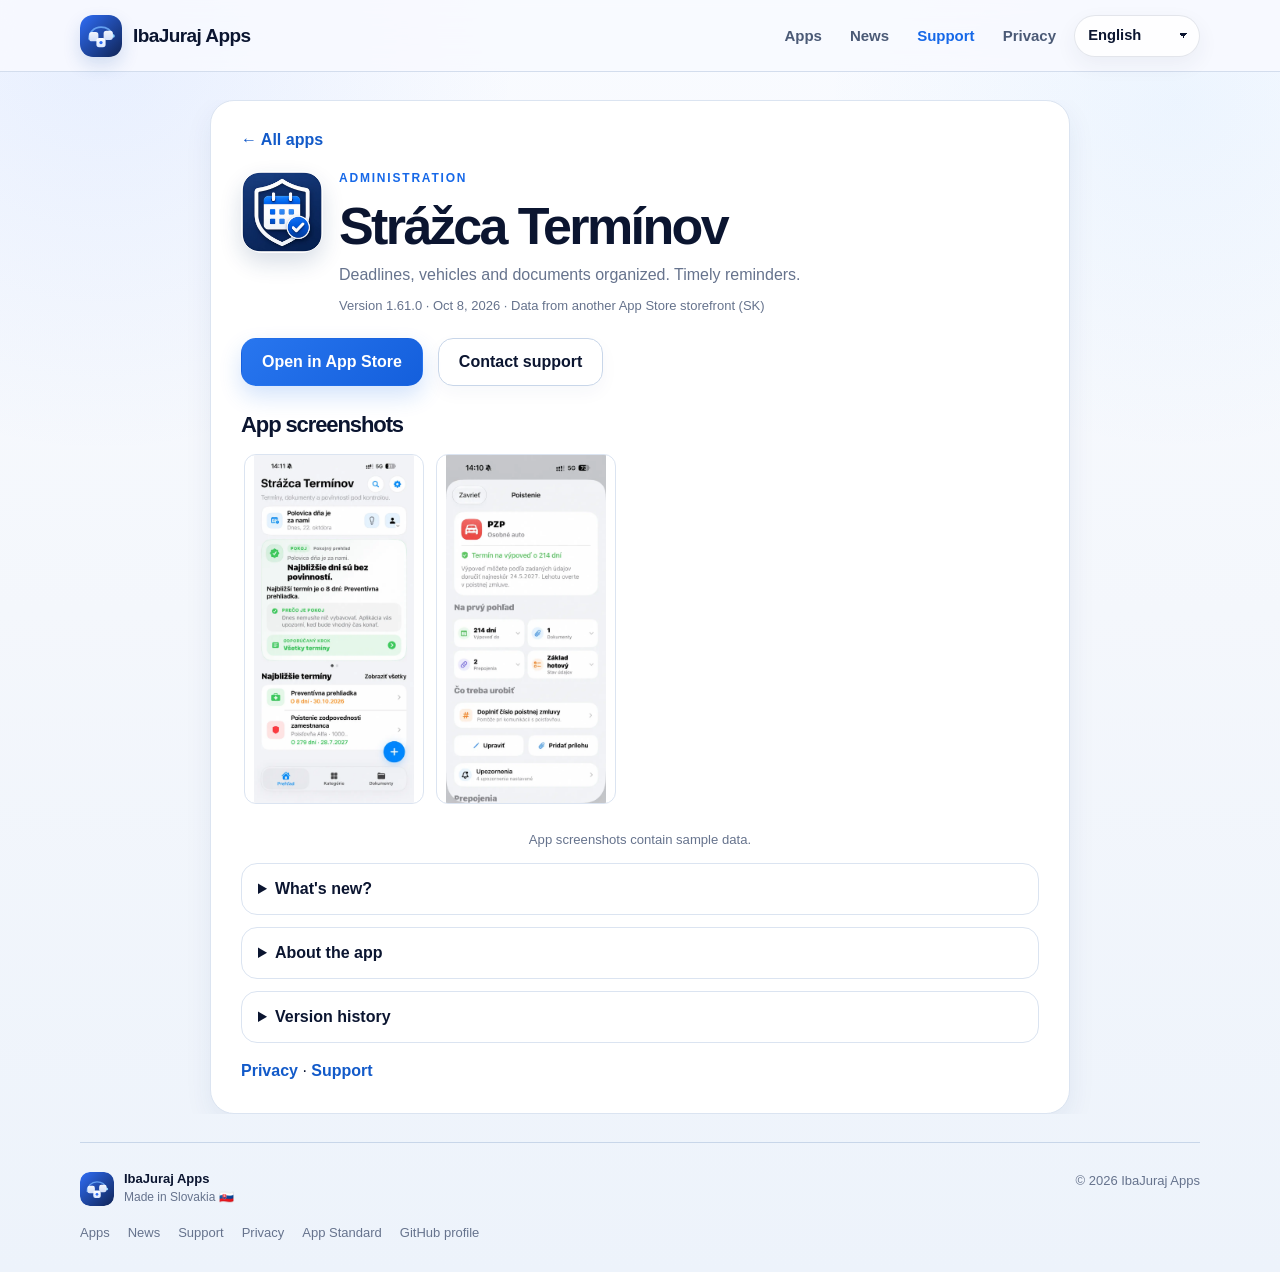
<file: apps/strazca-terminov/index.html>
<!doctype html>
<html lang="sk"><head><meta charset="utf-8"><meta name="viewport" content="width=device-width, initial-scale=1, viewport-fit=cover"><meta name="color-scheme" content="light dark"><meta name="description" content="Termíny, vozidlá a dokumenty prehľadne. Upozornenia v správny čas."><meta property="og:title" content="Strážca Termínov – IbaJuraj Apps"><meta property="og:description" content="Termíny, vozidlá a dokumenty prehľadne. Upozornenia v správny čas."><meta property="og:url" content="https://ibajuraj.github.io/apps/strazca-terminov/"><meta property="og:image" content="https://ibajuraj.github.io/assets/ibajuraj-apps-social.png"><link rel="canonical" href="https://ibajuraj.github.io/apps/strazca-terminov/"><link rel="icon" href="/assets/favicon.svg" type="image/svg+xml"><link rel="apple-touch-icon" href="/assets/apple-touch-icon.png"><title>Strážca Termínov – IbaJuraj Apps</title><link rel="stylesheet" href="/style.css?v=portal1"><script src="/i18n.js?v=portal1" defer data-ibajuraj-i18n></script><script src="/script.js?v=portal1" defer></script><script src="/portal.js?v=portal1" defer></script></head><body class="portal-page"><a class="skip-link" href="#main-content">Preskočiť na obsah</a><header class="site-header" id="top">
    <nav class="nav" aria-label="Hlavná navigácia">
      <a class="brand" href="/" aria-label="IbaJuraj Apps – úvod">
        <img src="/assets/ibajuraj-logo.svg" alt="" width="44" height="44">
        <span>IbaJuraj Apps</span>
      </a>

      <button class="menu-toggle" type="button" aria-expanded="false" aria-controls="mobile-navigation">
        <span class="menu-toggle-label">Menu</span>
        <span class="menu-icon" aria-hidden="true"><i></i><i></i><i></i></span>
      </button>

      <div class="nav-links" id="mobile-navigation">
        <a href="/#apps">Aplikácie</a>
        <a href="/news.html">Novinky</a>
        <a class="nav-support" href="/support.html">Podpora</a>
        <a href="/privacy.html">Ochrana súkromia</a>
      </div>
    </nav>
  </header><main id="main-content"><section class="section product-section app-card" data-product="strazca-terminov"><a class="text-link product-back" href="/#apps">← Všetky aplikácie</a><div class="product-head"><img class="app-icon" src="/assets/strazca-terminov.webp" alt="" width="82" height="82"><div><p class="eyebrow">Administratíva</p><h1>Strážca Termínov</h1><p class="app-lead">Termíny, vozidlá a dokumenty prehľadne. Upozornenia v správny čas.</p><p class="product-version" data-version="strazca-terminov"></p></div></div><div class="app-actions"><a class="button primary app-button" href="https://apps.apple.com/sk/app/id6779741336?l=sk">Otvoriť v App Store</a><a class="button secondary" href="/support.html?app=strazca-terminov#support">Kontaktovať podporu</a></div><h2 class="product-subtitle">Ukážky aplikácie</h2><div class="app-gallery" data-gallery="strazca-terminov" aria-label="Ukážky aplikácie" hidden></div><p class="gallery-data-notice">Obrázky aplikácií obsahujú ukážkové údaje.</p><details class="portal-detail"><summary>Čo je nové?</summary><p class="store-copy" data-release-notes>Informácie o vydaniach nájdete v App Store.</p></details><details class="portal-detail"><summary>O aplikácii</summary><p class="store-copy" data-description>Termíny, vozidlá a dokumenty prehľadne. Upozornenia v správny čas.</p><p data-min-os hidden></p></details><details class="portal-detail"><summary>História aktualizácií</summary><div data-history></div><p data-history-empty>Informácie o vydaniach nájdete v App Store.</p></details><p class="product-footer"><a class="text-link" href="/privacy.html">Ochrana súkromia</a> · <a class="text-link" href="/support.html">Podpora</a></p></section></main><footer class="footer">
    <div class="footer-brand">
      <img src="/assets/ibajuraj-logo.svg" alt="" width="36" height="36">
      <div><strong>IbaJuraj Apps</strong><p>Vytvorené na Slovensku 🇸🇰</p></div>
    </div>
    <div class="footer-meta">
      <p>© <span id="current-year">2026</span> IbaJuraj Apps</p>
    </div>
    <div class="footer-links">
      <a href="/#apps">Aplikácie</a>
      <a href="/news.html">Novinky</a>
      <a href="/support.html">Podpora</a>
      <a href="/privacy.html">Ochrana súkromia</a>
      <a href="https://github.com/IbaJuraj/ibajuraj-application-standard" target="_blank" rel="noopener noreferrer">Štandard aplikácií</a>
      <a href="https://github.com/IbaJuraj" target="_blank" rel="noopener noreferrer">GitHub profil</a>
    </div>
  </footer></body></html>
</file>
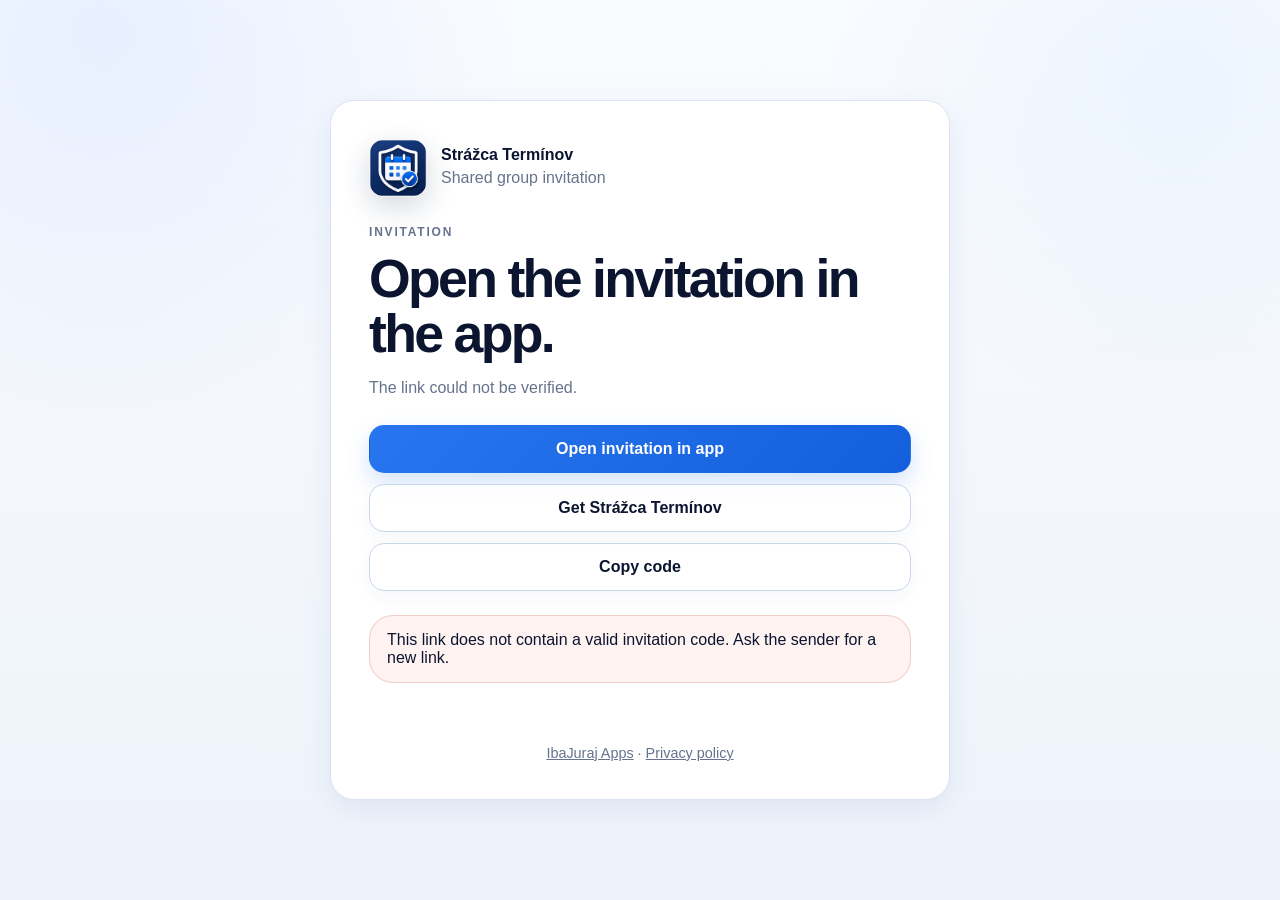
<file: invite.html>
<!doctype html>
<html lang="sk">
<head>
  <meta charset="utf-8">
  <meta name="viewport" content="width=device-width, initial-scale=1, viewport-fit=cover">
  <meta name="robots" content="noindex, nofollow">
  <meta name="theme-color" content="#f5f8fd">
  <meta name="color-scheme" content="light dark">
  <title>Pozvánka do Strážcu Termínov</title>
  <link rel="icon" href="assets/favicon.svg" type="image/svg+xml">
  <link rel="apple-touch-icon" href="assets/apple-touch-icon.png">
  <link rel="stylesheet" href="/style.css?v=portal1">
  <style>
    .invite-page {
      min-height: 100vh;
      display: grid;
      place-items: center;
      padding: calc(30px + env(safe-area-inset-top)) 16px calc(30px + env(safe-area-inset-bottom));
    }
    .invite-card {
      width: min(620px, 100%);
      padding: clamp(24px, 5vw, 38px);
      background: rgba(255, 255, 255, 0.94);
      border: 1px solid rgba(220, 228, 239, 0.98);
      border-radius: var(--radius-xl);
      box-shadow: var(--shadow);
    }
    .invite-brand {
      display: flex;
      align-items: center;
      gap: 14px;
      margin-bottom: 28px;
    }
    .invite-brand img {
      width: 58px;
      height: 58px;
      border-radius: 16px;
      box-shadow: 0 10px 28px rgba(20, 43, 87, 0.18);
    }
    .invite-brand p,
    .invite-card p { color: var(--muted); }
    .invite-brand p { margin: 2px 0 0; }
    .invite-card h1 {
      margin-bottom: 14px;
      font-size: clamp(2rem, 7vw, 3.35rem);
      line-height: 1.02;
    }
    .invite-code-wrap {
      margin: 24px 0;
      padding: 18px;
      background: var(--surface-muted);
      border: 1px solid var(--line);
      border-radius: var(--radius-md);
    }
    .invite-code-label {
      display: block;
      margin-bottom: 6px;
      color: var(--muted);
      font-size: 0.82rem;
      font-weight: 760;
    }
    .invite-code {
      display: block;
      overflow-wrap: anywhere;
      font-family: ui-monospace, SFMono-Regular, Menlo, Monaco, Consolas, monospace;
      font-size: clamp(1rem, 4.5vw, 1.25rem);
      font-weight: 760;
      letter-spacing: 0.02em;
    }
    .invite-actions {
      display: grid;
      gap: 11px;
      margin-top: 24px;
    }
    .invite-actions .button { width: 100%; }
    .invite-note {
      margin: 24px 0 0;
      padding: 15px 17px;
      color: var(--muted);
      background: rgba(220, 234, 255, 0.5);
      border: 1px solid rgba(40, 101, 234, 0.18);
      border-radius: var(--radius-md);
    }
    .invite-status {
      margin-top: 14px;
      min-height: 1.5em;
      color: var(--success);
      font-weight: 720;
    }
    .invite-error {
      color: var(--error);
      background: #fff3f2;
      border-color: rgba(180, 35, 24, 0.18);
    }
    .invite-footer {
      margin-top: 24px;
      text-align: center;
      color: var(--muted);
      font-size: 0.9rem;
    }
    .invite-footer a { color: var(--accent); }
  </style>
<style>.invite-card{background:var(--surface-solid);border-color:var(--line);border-radius:var(--radius-md);box-shadow:var(--shadow-sm)}.invite-code-wrap{background:var(--bg-deep)}@media(prefers-color-scheme:dark){.invite-card{color:var(--text)}.invite-card a:not(.primary){color:var(--blue)}.invite-code-wrap{background:var(--bg-deep);color:var(--text)}}</style></head>
<body>
  <main class="invite-page">
    <section class="invite-card" aria-labelledby="invite-title">
      <div class="invite-brand">
        <img src="assets/strazca-terminov.webp" alt="Ikona aplikácie Strážca Termínov" width="58" height="58">
        <div>
          <strong>Strážca Termínov</strong>
          <p>Pozvánka do zdieľanej skupiny</p>
        </div>
      </div>

      <p class="eyebrow">Pozvánka</p>
      <h1 id="invite-title">Otvorte pozvánku v aplikácii.</h1>
      <p id="invite-description">
        Ak máte Strážcu Termínov nainštalovaného, pokračujte tlačidlom nižšie.
      </p>

      <div class="invite-code-wrap" id="code-box" hidden>
        <span class="invite-code-label">Kód pozvánky</span>
        <span class="invite-code" id="invite-code"></span>
      </div>

      <div class="invite-actions" id="valid-actions" hidden>
        <button class="button primary" type="button" id="open-app">Otvoriť pozvánku v aplikácii</button>
        <a class="button secondary" id="app-store"
           href="https://apps.apple.com/sk/app/str%C3%A1%C5%BEca-term%C3%ADnov/id6779741336?l=sk"
           target="_blank" rel="noopener noreferrer">Stiahnuť Strážcu Termínov</a>
        <button class="button secondary" type="button" id="copy-code">Skopírovať kód</button>
      </div>

      <div class="invite-note" id="valid-note" hidden>
        Po nainštalovaní aplikácie sa vráťte do pôvodnej správy a otvorte odkaz znova.
        Pozvánku môžete prijať aj ručne cez <strong>Pozvánky → Prijať pomocou kódu</strong>.
      </div>

      <div class="invite-note invite-error" id="invalid-note" role="alert" hidden>
        Tento odkaz neobsahuje platný kód pozvánky. Otvorte pôvodnú správu s pozvánkou alebo požiadajte odosielateľa o nový odkaz.
      </div>

      <p class="invite-status" id="status" aria-live="polite"></p>

      <div class="invite-footer">
        <a href="index.html">IbaJuraj Apps</a>
        <span aria-hidden="true"> · </span>
        <a href="privacy.html">Ochrana súkromia</a>
      </div>
    </section>
  </main>

  <script>
    (() => {
      const params = new URLSearchParams(window.location.search);
      const rawCode = params.get("code") || "";
      const compact = rawCode.toUpperCase().replace(/[^A-Z0-9]/g, "");
      const isValid = compact.startsWith("ST") && compact.length === 18;

      const codeBox = document.getElementById("code-box");
      const codeElement = document.getElementById("invite-code");
      const validActions = document.getElementById("valid-actions");
      const validNote = document.getElementById("valid-note");
      const invalidNote = document.getElementById("invalid-note");
      const status = document.getElementById("status");

      if (!isValid) {
        invalidNote.hidden = false;
        document.getElementById("invite-description").textContent =
          "Platnosť odkazu sa nepodarilo overiť.";
        return;
      }

      const body = compact.slice(2);
      const formattedCode = "ST-" + body.match(/.{1,4}/g).join("-");
      const deepLink = "strazcaterminov://invite/" + encodeURIComponent(formattedCode);

      codeElement.textContent = formattedCode;
      codeBox.hidden = false;
      validActions.hidden = false;
      validNote.hidden = false;

      document.getElementById("open-app").addEventListener("click", () => {
        status.textContent = "Otváram aplikáciu…";
        window.location.href = deepLink;
        window.setTimeout(() => {
          if (!document.hidden) {
            status.textContent = "Aplikácia sa neotvorila? Nainštalujte ju z App Store alebo použite kód ručne.";
          }
        }, 1400);
      });

      document.getElementById("copy-code").addEventListener("click", async () => {
        try {
          await navigator.clipboard.writeText(formattedCode);
          status.textContent = "Kód bol skopírovaný.";
        } catch {
          status.textContent = "Kód sa nepodarilo skopírovať. Označte ho a skopírujte ručne.";
        }
      });
    })();
  </script>
  <script src="/link-i18n.js?v=20261030" defer></script>
</body>
</html>
</file>
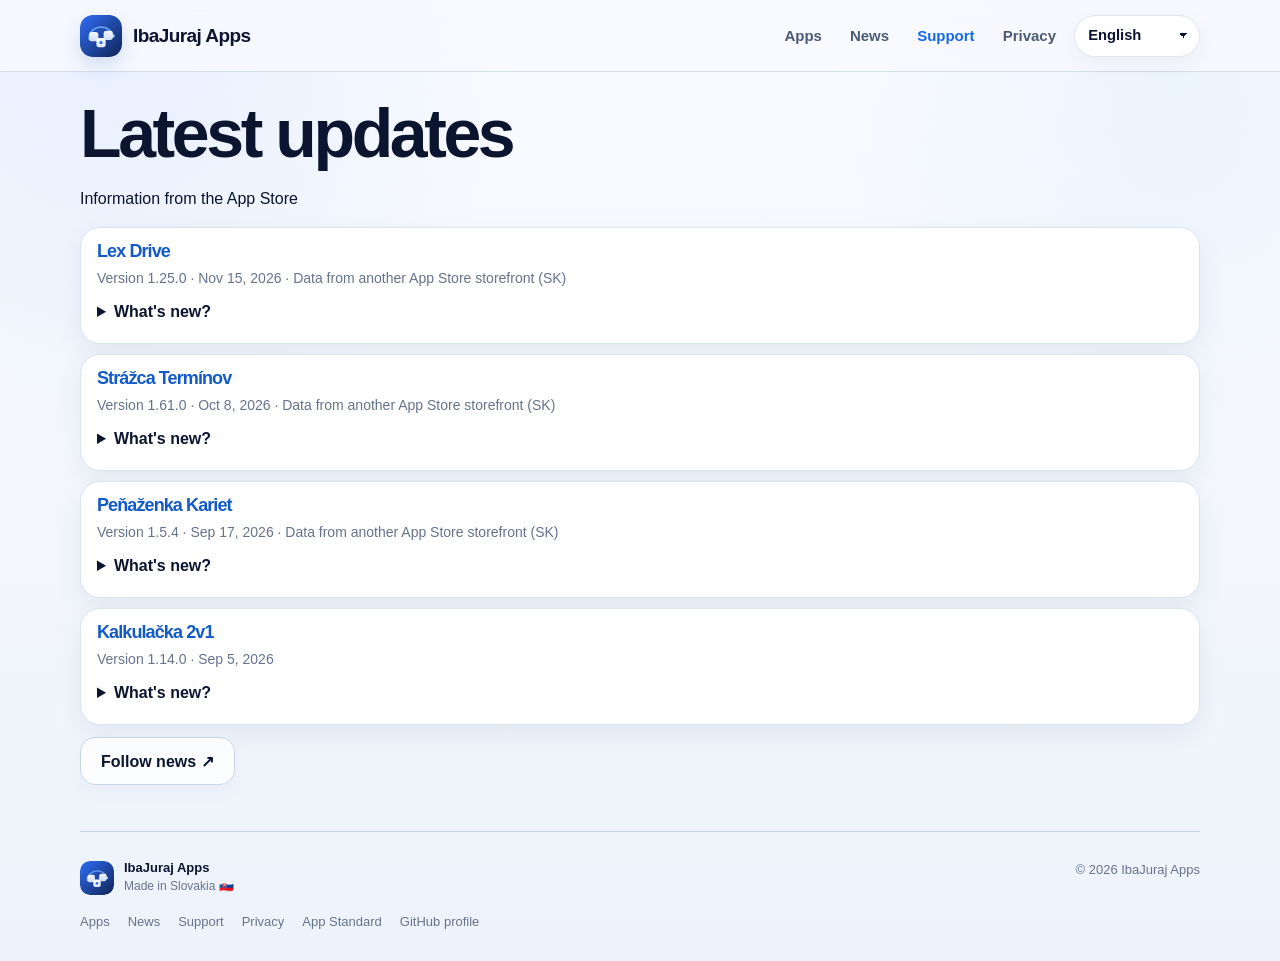
<file: news.html>
<!doctype html>
<html lang="sk"><head><meta charset="utf-8"><meta name="viewport" content="width=device-width, initial-scale=1, viewport-fit=cover"><meta name="color-scheme" content="light dark"><meta name="description" content="Najnovšie aktualizácie"><meta property="og:title" content="Novinky – IbaJuraj Apps"><meta property="og:description" content="Najnovšie aktualizácie"><meta property="og:url" content="https://ibajuraj.github.io/news.html"><meta property="og:image" content="https://ibajuraj.github.io/assets/ibajuraj-apps-social.png"><link rel="canonical" href="https://ibajuraj.github.io/news.html"><link rel="icon" href="/assets/favicon.svg" type="image/svg+xml"><link rel="apple-touch-icon" href="/assets/apple-touch-icon.png"><title>Novinky – IbaJuraj Apps</title><link rel="stylesheet" href="/style.css?v=portal1"><script src="/i18n.js?v=portal1" defer data-ibajuraj-i18n></script><script src="/script.js?v=portal1" defer></script><script src="/portal.js?v=portal1" defer></script></head><body class="portal-page"><a class="skip-link" href="#main-content">Preskočiť na obsah</a><header class="site-header" id="top">
    <nav class="nav" aria-label="Hlavná navigácia">
      <a class="brand" href="/" aria-label="IbaJuraj Apps – úvod">
        <img src="/assets/ibajuraj-logo.svg" alt="" width="44" height="44">
        <span>IbaJuraj Apps</span>
      </a>

      <button class="menu-toggle" type="button" aria-expanded="false" aria-controls="mobile-navigation">
        <span class="menu-toggle-label">Menu</span>
        <span class="menu-icon" aria-hidden="true"><i></i><i></i><i></i></span>
      </button>

      <div class="nav-links" id="mobile-navigation">
        <a href="/#apps">Aplikácie</a>
        <a href="/news.html">Novinky</a>
        <a class="nav-support" href="/support.html">Podpora</a>
        <a href="/privacy.html">Ochrana súkromia</a>
      </div>
    </nav>
  </header><main id="main-content"><section class="section portal-news"><h1>Najnovšie aktualizácie</h1><p>Informácie z App Store</p><div class="news-list" data-news="0"></div><p data-news-empty>Informácie o vydaniach nájdete v App Store.</p><a class="button secondary" href="https://t.me/IbaJurajAppsNews" rel="noopener noreferrer">Sledovať novinky ↗</a></section></main><footer class="footer">
    <div class="footer-brand">
      <img src="/assets/ibajuraj-logo.svg" alt="" width="36" height="36">
      <div><strong>IbaJuraj Apps</strong><p>Vytvorené na Slovensku 🇸🇰</p></div>
    </div>
    <div class="footer-meta">
      <p>© <span id="current-year">2026</span> IbaJuraj Apps</p>
    </div>
    <div class="footer-links">
      <a href="/#apps">Aplikácie</a>
      <a href="/news.html">Novinky</a>
      <a href="/support.html">Podpora</a>
      <a href="/privacy.html">Ochrana súkromia</a>
      <a href="https://github.com/IbaJuraj/ibajuraj-application-standard" target="_blank" rel="noopener noreferrer">Štandard aplikácií</a>
      <a href="https://github.com/IbaJuraj" target="_blank" rel="noopener noreferrer">GitHub profil</a>
    </div>
  </footer></body></html>
</file>
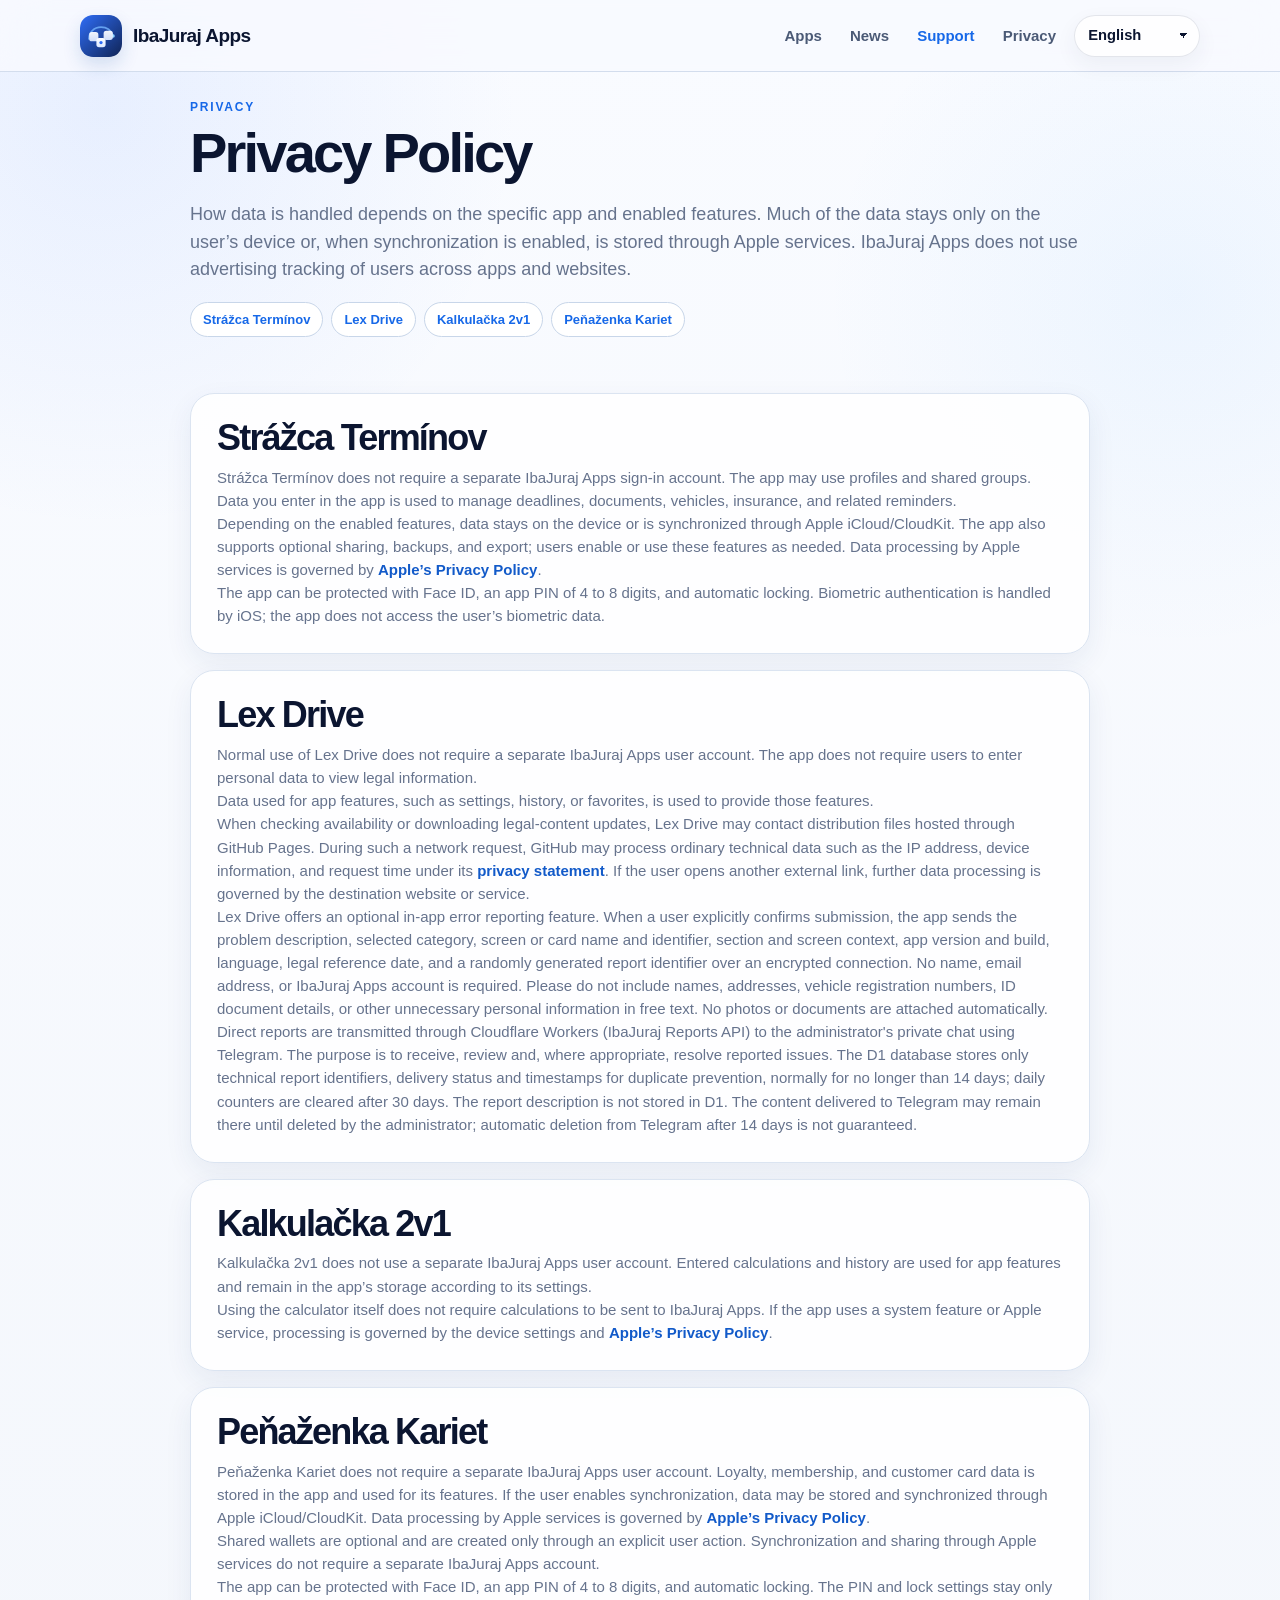
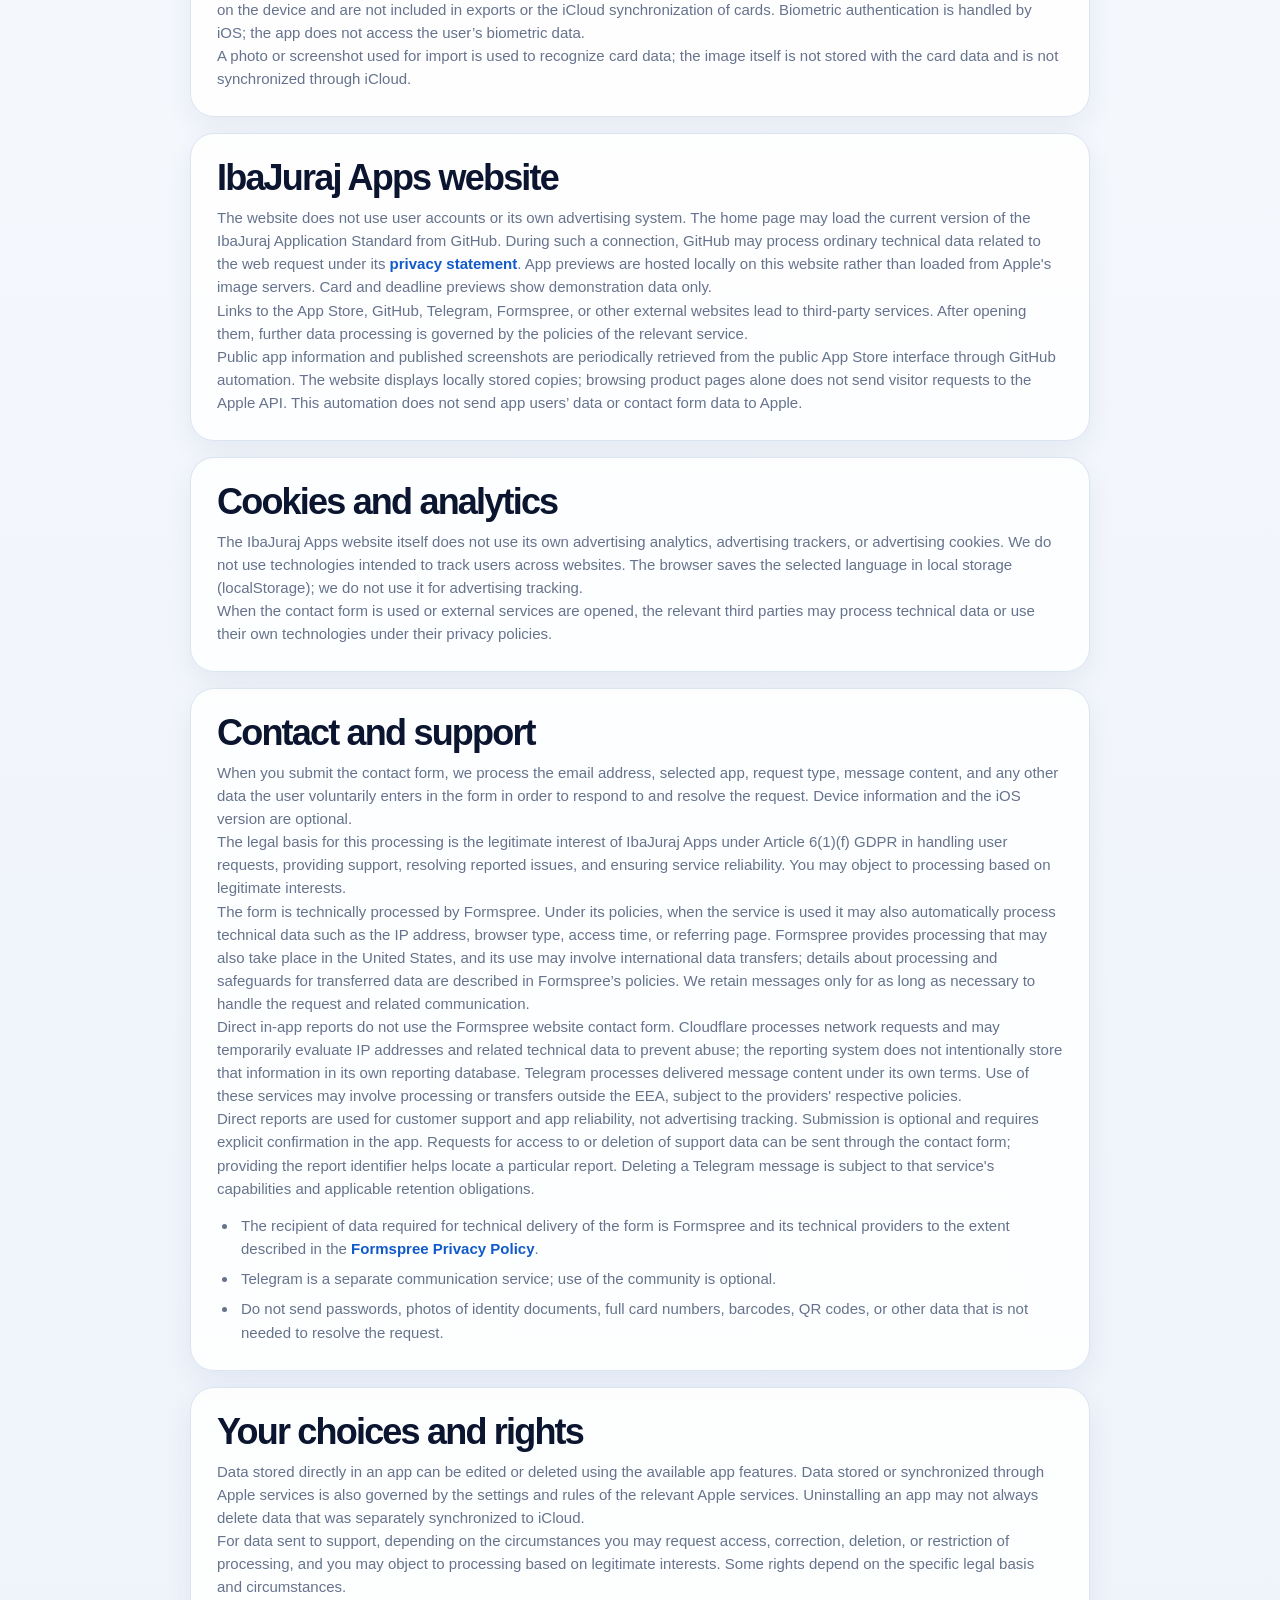
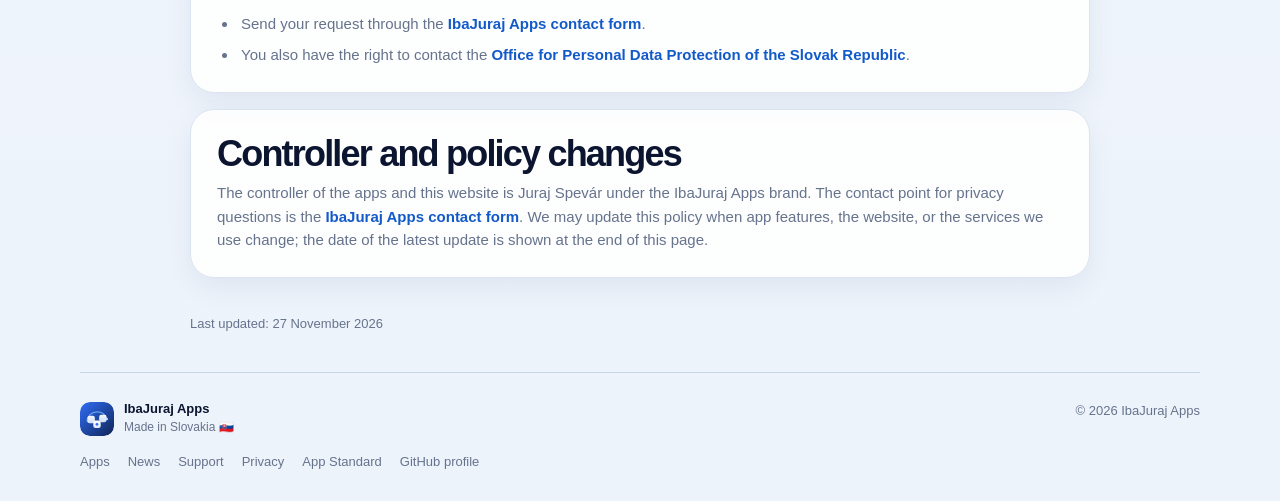
<file: privacy.html>
<!doctype html>
<html lang="sk">
<head>
  <meta charset="utf-8">
  <meta name="viewport" content="width=device-width, initial-scale=1, viewport-fit=cover">
  <meta name="description" content="Zásady ochrany súkromia aplikácií a webu IbaJuraj Apps.">
  <meta name="theme-color" content="#f4f7fc">
  <meta name="color-scheme" content="light dark">
  <meta property="og:type" content="website">
  <meta property="og:locale" content="sk_SK">
  <meta property="og:title" content="Ochrana súkromia – IbaJuraj Apps">
  <meta property="og:description" content="Ako aplikácie IbaJuraj Apps, web a kontaktný formulár pracujú s údajmi používateľov.">
  <meta property="og:url" content="https://ibajuraj.github.io/privacy.html">
  <meta property="og:image" content="https://ibajuraj.github.io/assets/ibajuraj-apps-social.png">
  <link rel="canonical" href="https://ibajuraj.github.io/privacy.html">
  <title>Ochrana súkromia – IbaJuraj Apps</title>
  <link rel="icon" href="assets/favicon.svg" type="image/svg+xml">
  <link rel="apple-touch-icon" href="assets/apple-touch-icon.png">
  <link rel="stylesheet" href="/style.css?v=portal1">
  <script src="/i18n.js?v=portal1" defer data-ibajuraj-i18n></script>
  <script src="/script.js?v=portal1" defer></script>
</head>
<body class="portal-page portal-privacy">
  <a class="skip-link" href="#main-content">Preskočiť na obsah</a>

  <header class="site-header" id="top">
    <nav class="nav" aria-label="Hlavná navigácia">
      <a class="brand" href="/" aria-label="IbaJuraj Apps – úvod">
        <img src="/assets/ibajuraj-logo.svg" alt="" width="44" height="44">
        <span>IbaJuraj Apps</span>
      </a>

      <button class="menu-toggle" type="button" aria-expanded="false" aria-controls="mobile-navigation">
        <span class="menu-toggle-label">Menu</span>
        <span class="menu-icon" aria-hidden="true"><i></i><i></i><i></i></span>
      </button>

      <div class="nav-links" id="mobile-navigation">
        <a href="/#apps">Aplikácie</a>
        <a href="/news.html">Novinky</a>
        <a class="nav-support" href="/support.html">Podpora</a>
        <a href="/privacy.html">Ochrana súkromia</a>
      </div>
    </nav>
  </header>

  <main class="legal-page" id="main-content">
    <section class="section legal-hero">
      <p class="eyebrow">Ochrana súkromia</p>
      <h1>Zásady ochrany súkromia</h1>
      <p class="legal-intro">
        Spôsob práce s údajmi závisí od konkrétnej aplikácie a zapnutých funkcií. Mnohé údaje zostávajú iba v zariadení používateľa alebo sa pri zapnutej synchronizácii ukladajú prostredníctvom služieb Apple. IbaJuraj Apps nepoužíva reklamné sledovanie používateľov naprieč aplikáciami a webmi.
      </p>
      <nav class="legal-quicklinks" aria-label="Aplikácie">
        <a href="#strazca-terminov">Strážca Termínov</a>
        <a href="#lex-drive">Lex Drive</a>
        <a href="#kalkulacka-2v1">Kalkulačka 2v1</a>
        <a href="#penazenka-kariet">Peňaženka Kariet</a>
      </nav>
    </section>

    <section class="section legal-grid" aria-label="Súkromie podľa aplikácie">
      <article class="legal-card" id="strazca-terminov">
        <h2>Strážca Termínov</h2>
        <p>Na používanie Strážcu Termínov netreba samostatný prihlasovací účet IbaJuraj Apps. Aplikácia môže používať profily a zdieľané skupiny. Údaje, ktoré do aplikácie zadáte, slúžia na evidenciu termínov, dokumentov, vozidiel, poistení a súvisiacich upozornení.</p>
        <p>Podľa zapnutých funkcií zostávajú údaje v zariadení alebo sa synchronizujú prostredníctvom Apple iCloud/CloudKit. Aplikácia podporuje aj voliteľné zdieľanie, zálohy a export; tieto funkcie používateľ aktivuje alebo použije podľa potreby. Spracovanie údajov službami Apple sa riadi <a class="text-link" href="https://www.apple.com/legal/privacy/" target="_blank" rel="noopener noreferrer">zásadami ochrany osobných údajov spoločnosti Apple</a>.</p>
        <p>Ochranu aplikácie možno zabezpečiť pomocou Face ID, PIN-u aplikácie so 4 až 8 číslicami a automatického uzamknutia. Biometrické overenie zabezpečuje systém iOS; aplikácia nepristupuje k samotným biometrickým údajom používateľa.</p>
      </article>

      <article class="legal-card" id="lex-drive">
        <h2>Lex Drive</h2>
        <p>Na bežné používanie Lex Drive nie je potrebný vlastný používateľský účet IbaJuraj Apps. Na zobrazenie právnych informačných prehľadov aplikácia nevyžaduje zadávanie osobných údajov.</p>
        <p>Údaje používané na funkcie aplikácie, napríklad nastavenia, história alebo obľúbené položky, sa používajú na fungovanie týchto funkcií.</p>
        <p>Lex Drive môže pri kontrole dostupnosti alebo sťahovaní aktualizácií právneho obsahu kontaktovať distribučné súbory hostované prostredníctvom GitHub Pages. Pri takejto sieťovej požiadavke môže GitHub spracovať bežné technické údaje, napríklad IP adresu, informácie o zariadení a čas požiadavky, podľa svojich <a class="text-link" href="https://docs.github.com/en/site-policy/privacy-policies/github-general-privacy-statement" target="_blank" rel="noopener noreferrer">zásad ochrany súkromia</a>. Ak používateľ otvorí iný externý odkaz, ďalšie spracovanie údajov sa riadi pravidlami cieľovej webovej stránky alebo služby.</p>
        <p>Lex Drive umožňuje dobrovoľne nahlásiť chybu priamo z aplikácie. Po výslovnom potvrdení odoslania sa cez šifrované spojenie prenesie opis problému, zvolený typ, identifikátor a názov karty či sekcie, kontext príslušnej obrazovky, verzia a build aplikácie, jazyk, právny dátum a náhodne vytvorený identifikátor hlásenia. Formulár nevyžaduje meno, e-mail ani účet; do voľného textu nevkladajte mená, adresy, evidenčné čísla vozidiel, údaje z dokladov ani iné nepotrebné osobné údaje. Žiadne fotografie či dokumenty sa automaticky neprikladajú.</p>
        <p>Priame hlásenie sa odošle cez Cloudflare Workers (IbaJuraj Reports API) do súkromného chatu správcu prostredníctvom služby Telegram. Účelom je prijatie, preverenie a prípadná oprava nahláseného problému. D1 databáza systému uchováva iba technické identifikátory hlásení, stav doručenia a časové údaje na ochranu pred duplicitami spravidla najviac 14 dní; denné počítadlá sa čistia po 30 dňoch. Opisy hlásení sa do D1 neukladajú. Text doručenej správy môže zostať v Telegrame do jej vymazania správcom; automatické 14-dňové vymazanie v Telegrame sa negarantuje.</p>
      </article>

      <article class="legal-card" id="kalkulacka-2v1">
        <h2>Kalkulačka 2v1</h2>
        <p>Kalkulačka 2v1 nemá vlastný používateľský účet IbaJuraj Apps. Zadané výpočty a história slúžia na funkcie aplikácie a zostávajú v úložisku aplikácie podľa jej nastavení.</p>
        <p>Samotné používanie kalkulačky nevyžaduje odosielanie výpočtov IbaJuraj Apps. Ak aplikácia využije systémovú funkciu alebo službu Apple, jej spracovanie sa riadi nastaveniami zariadenia a <a class="text-link" href="https://www.apple.com/legal/privacy/" target="_blank" rel="noopener noreferrer">zásadami ochrany osobných údajov spoločnosti Apple</a>.</p>
      </article>

      <article class="legal-card" id="penazenka-kariet">
        <h2>Peňaženka Kariet</h2>
        <p>Na používanie Peňaženky Kariet nie je potrebný vlastný používateľský účet IbaJuraj Apps. Údaje vernostných, členských a zákazníckych kariet sa ukladajú v aplikácii a používajú sa na jej funkcie. Ak používateľ zapne synchronizáciu, údaje sa môžu ukladať a synchronizovať prostredníctvom Apple iCloud/CloudKit. Spracovanie údajov službami Apple sa riadi <a class="text-link" href="https://www.apple.com/legal/privacy/" target="_blank" rel="noopener noreferrer">zásadami ochrany osobných údajov spoločnosti Apple</a>.</p>
        <p>Zdieľané peňaženky sú voliteľné a vytvárajú sa iba na základe výslovnej akcie používateľa. Synchronizácia a zdieľanie prostredníctvom Apple služieb nevyžadujú vytvorenie samostatného účtu IbaJuraj Apps.</p>
        <p>Ochranu aplikácie možno zabezpečiť pomocou Face ID, PIN-u aplikácie so 4 až 8 číslicami a automatického uzamknutia. PIN a nastavenia zámku zostávajú iba v zariadení a neukladajú sa do exportu ani do iCloud synchronizácie kariet. Biometrické overenie zabezpečuje systém iOS; aplikácia nepristupuje k samotným biometrickým údajom používateľa.</p>
        <p>Fotografia alebo screenshot použitý pri importe slúži na rozpoznanie údajov karty; samotný obrázok sa neukladá medzi údaje karty ani nesynchronizuje cez iCloud.</p>
      </article>

      <article class="legal-card legal-card-wide" id="web">
        <h2>Web IbaJuraj Apps</h2>
        <p>Web nemá používateľské účty ani vlastný reklamný systém. Na hlavnej stránke sa môže z GitHubu načítať aktuálna verzia IbaJuraj Application Standardu. Ukážky aplikácií sú uložené priamo na tejto stránke a pri zobrazení sa nenačítavajú z obrazových serverov Apple. Obrázky so záznamami kariet a termínov obsahujú iba ukážkové údaje. Pri takomto pripojení môže GitHub spracovať bežné technické údaje súvisiace s webovou požiadavkou podľa svojich <a class="text-link" href="https://docs.github.com/en/site-policy/privacy-policies/github-general-privacy-statement" target="_blank" rel="noopener noreferrer">zásad ochrany súkromia</a>.</p>
        <p>Odkazy na App Store, GitHub, Telegram, Formspree alebo iné externé stránky vedú na služby tretích strán. Po ich otvorení sa ďalšie spracovanie údajov riadi zásadami príslušnej služby.</p>
        <p>Verejné informácie o aplikáciách a zverejnené snímky sa pravidelne získavajú z verejného rozhrania App Store prostredníctvom automatizácie na GitHube. Web ich zobrazuje z lokálne uložených súborov; samotné prezeranie produktových stránok nevyvoláva požiadavky návštevníkov na Apple API. Pri tejto automatizácii sa spoločnosti Apple neposielajú používateľské údaje z aplikácií ani údaje z kontaktných formulárov.</p>
      </article>

      <article class="legal-card legal-card-wide" id="cookies-analytika">
        <h2>Cookies a analytika</h2>
        <p>Samotný web IbaJuraj Apps nepoužíva vlastnú reklamnú analytiku, reklamné trackery ani vlastné reklamné cookies. Na stránke nepoužívame technológie určené na sledovanie používateľa naprieč webmi. Preferovaný jazyk si prehliadač pamätá v lokálnom úložisku (localStorage); tento údaj nepoužívame na reklamné sledovanie.</p>
        <p>Pri použití kontaktného formulára alebo po otvorení externých služieb môžu príslušné tretie strany spracúvať technické údaje alebo používať vlastné technológie podľa svojich zásad ochrany súkromia.</p>
      </article>

      <article class="legal-card legal-card-wide" id="kontakt-podpora">
        <h2>Kontakt a podpora</h2>
        <p>Pri odoslaní kontaktného formulára spracujeme e-mailovú adresu, zvolenú aplikáciu, typ požiadavky, obsah správy a ďalšie údaje, ktoré používateľ do formulára dobrovoľne uvedie, na účely odpovede a vyriešenia požiadavky. Informáciu o zariadení a verzii iOS zadávate dobrovoľne.</p>
        <p>Právnym základom tohto spracúvania je oprávnený záujem IbaJuraj Apps podľa čl. 6 ods. 1 písm. f) GDPR na vybavení požiadaviek používateľov, poskytovaní podpory, riešení hlásených problémov a zabezpečovaní spoľahlivosti služieb. Proti spracúvaniu založenému na oprávnenom záujme môžete namietať.</p>
        <p>Formulár technicky spracúva služba Formspree. Podľa jej zásad môže pri použití služby automaticky spracovať aj technické údaje, napríklad IP adresu, typ prehliadača, čas prístupu alebo adresu odkazujúcej stránky. Formspree je služba so spracovaním aj v Spojených štátoch a jej použitie môže zahŕňať medzinárodný prenos údajov; podrobnosti o spracovaní a ochrane prenášaných údajov uvádza Formspree vo svojich zásadách. Správy uchovávame iba tak dlho, ako je potrebné na vybavenie požiadavky a nadväzujúcu komunikáciu.</p>
        <p>Pri priamom hlásení chyby z aplikácie sa nepoužíva webový formulár Formspree. Cloudflare technicky spracúva sieťové požiadavky a na účely ochrany pred zneužitím môže dočasne vyhodnocovať IP adresu a súvisiace technické údaje; aplikácia tieto údaje zámerne neukladá do vlastnej databázy hlásení. Telegram spracúva obsah doručeného hlásenia podľa svojich pravidiel. Pri využití týchto služieb môže dochádzať k spracúvaniu alebo prenosom údajov mimo EHP; podrobnosti sa riadia príslušnými pravidlami poskytovateľov.</p>
        <p>Priame hlásenia slúžia na používateľskú podporu a spoľahlivosť aplikácií; neslúžia na reklamné sledovanie. Odoslanie je dobrovoľné a vyžaduje osobitné potvrdenie v aplikácii. Požiadavky týkajúce sa prístupu k údajom alebo ich vymazania možno poslať cez kontaktný formulár; ak máte identifikátor hlásenia, uveďte ho na jednoduchšie vyhľadanie. Výmaz správy z Telegramu podlieha možnostiam tejto služby a príslušným povinnostiam uchovávania.</p>
        <ul>
          <li>Príjemcom údajov potrebných na technické doručenie formulára je Formspree a jeho technickí poskytovatelia v rozsahu uvedenom v <a class="text-link" href="https://formspree.io/legal/privacy-policy/" target="_blank" rel="noopener noreferrer">zásadách ochrany súkromia Formspree</a>.</li>
          <li>Telegram je samostatná komunikačná služba; použitie komunity je dobrovoľné.</li>
          <li>Neposielajte heslá, fotografie dokladov, celé čísla kariet, čiarové ani QR kódy ani iné údaje, ktoré nie sú potrebné na vyriešenie požiadavky.</li>
        </ul>
      </article>

      <article class="legal-card legal-card-wide" id="prava">
        <h2>Vaše možnosti a práva</h2>
        <p>Údaje uložené priamo v aplikácii môžete upravovať alebo odstraňovať dostupnými funkciami aplikácie. Údaje uložené alebo synchronizované prostredníctvom služieb Apple sa riadia aj nastaveniami a pravidlami príslušných služieb Apple. Samotné odinštalovanie aplikácie nemusí v každom prípade odstrániť údaje, ktoré boli samostatne synchronizované do iCloudu.</p>
        <p>Pri údajoch odoslaných podpore môžete podľa okolností požiadať o prístup, opravu, vymazanie alebo obmedzenie spracúvania a môžete namietať proti spracúvaniu založenému na oprávnenom záujme. Niektoré práva závisia od konkrétneho právneho základu a okolností.</p>
        <ul>
          <li>Žiadosť pošlite cez <a class="text-link" href="index.html?app=general&amp;type=privacy#support">kontaktný formulár IbaJuraj Apps</a>.</li>
          <li>Máte tiež právo obrátiť sa na <a class="text-link" href="https://dataprotection.gov.sk/sk/dotknute-osoby/prava-dotknutych-osob-slovensko/" target="_blank" rel="noopener noreferrer">Úrad na ochranu osobných údajov SR</a>.</li>
        </ul>
      </article>

      <article class="legal-card legal-card-wide" id="prevadzkovatel">
        <h2>Prevádzkovateľ a zmeny zásad</h2>
        <p>Prevádzkovateľom aplikácií a tejto stránky je Juraj Spevár pod značkou IbaJuraj Apps. Kontaktným miestom pre otázky k ochrane údajov je <a class="text-link" href="index.html?app=general&amp;type=privacy#support">kontaktný formulár IbaJuraj Apps</a>. Tieto zásady môžeme aktualizovať pri zmene funkcií aplikácií, webu alebo používaných služieb; dátum poslednej zmeny je uvedený na konci stránky.</p>
      </article>
    </section>

    <p class="legal-updated">Posledná aktualizácia: 27. novembra 2026</p>
  </main>

  <footer class="footer">
    <div class="footer-brand">
      <img src="/assets/ibajuraj-logo.svg" alt="" width="36" height="36">
      <div><strong>IbaJuraj Apps</strong><p>Vytvorené na Slovensku 🇸🇰</p></div>
    </div>
    <div class="footer-meta">
      <p>© <span id="current-year">2026</span> IbaJuraj Apps</p>
    </div>
    <div class="footer-links">
      <a href="/#apps">Aplikácie</a>
      <a href="/news.html">Novinky</a>
      <a href="/support.html">Podpora</a>
      <a href="/privacy.html">Ochrana súkromia</a>
      <a href="https://github.com/IbaJuraj/ibajuraj-application-standard" target="_blank" rel="noopener noreferrer">Štandard aplikácií</a>
      <a href="https://github.com/IbaJuraj" target="_blank" rel="noopener noreferrer">GitHub profil</a>
    </div>
  </footer>
</body>
</html>
</file>
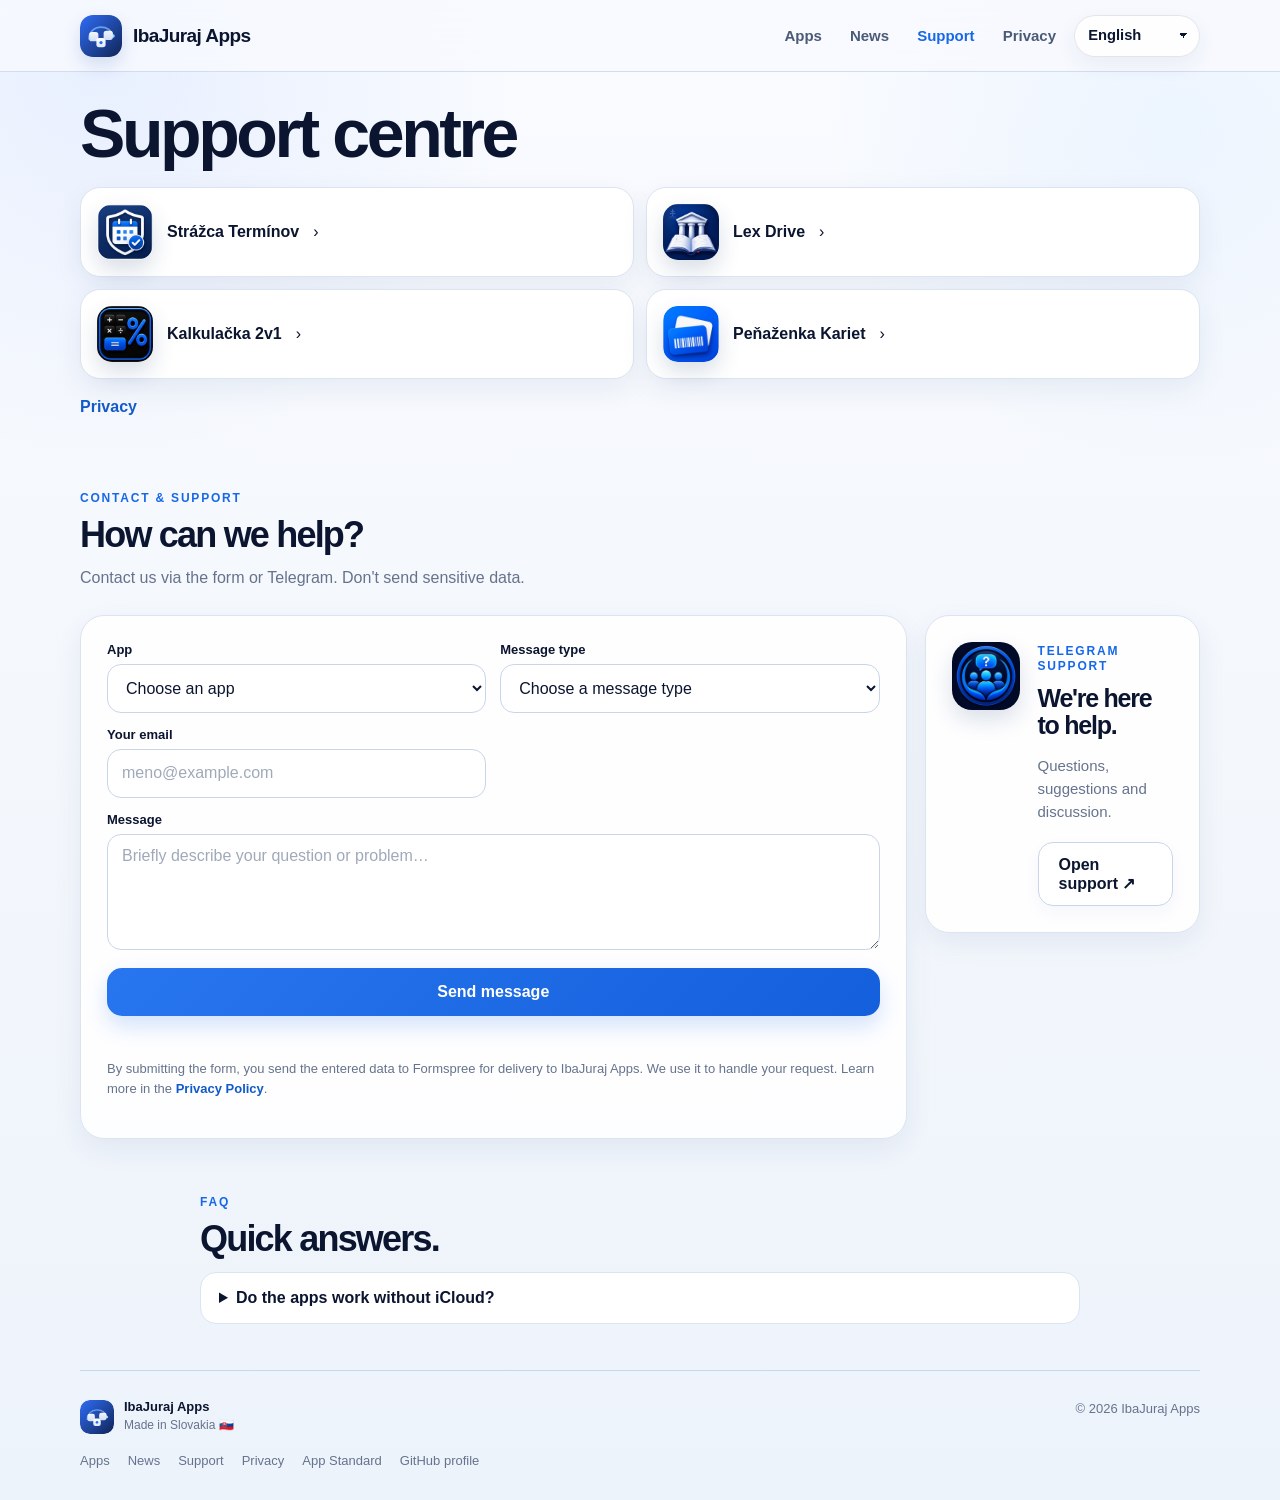
<file: support.html>
<!doctype html>
<html lang="sk"><head><meta charset="utf-8"><meta name="viewport" content="width=device-width, initial-scale=1, viewport-fit=cover"><meta name="color-scheme" content="light dark"><meta name="description" content="Kontakt a podpora"><meta property="og:title" content="Podpora – IbaJuraj Apps"><meta property="og:description" content="Kontakt a podpora"><meta property="og:url" content="https://ibajuraj.github.io/support.html"><meta property="og:image" content="https://ibajuraj.github.io/assets/ibajuraj-apps-social.png"><link rel="canonical" href="https://ibajuraj.github.io/support.html"><link rel="icon" href="/assets/favicon.svg" type="image/svg+xml"><link rel="apple-touch-icon" href="/assets/apple-touch-icon.png"><title>Podpora – IbaJuraj Apps</title><link rel="stylesheet" href="/style.css?v=portal1"><script src="/i18n.js?v=portal1" defer data-ibajuraj-i18n></script><script src="/script.js?v=portal1" defer></script><script src="/portal.js?v=portal1" defer></script></head><body class="portal-page"><a class="skip-link" href="#main-content">Preskočiť na obsah</a><header class="site-header" id="top">
    <nav class="nav" aria-label="Hlavná navigácia">
      <a class="brand" href="/" aria-label="IbaJuraj Apps – úvod">
        <img src="/assets/ibajuraj-logo.svg" alt="" width="44" height="44">
        <span>IbaJuraj Apps</span>
      </a>

      <button class="menu-toggle" type="button" aria-expanded="false" aria-controls="mobile-navigation">
        <span class="menu-toggle-label">Menu</span>
        <span class="menu-icon" aria-hidden="true"><i></i><i></i><i></i></span>
      </button>

      <div class="nav-links" id="mobile-navigation">
        <a href="/#apps">Aplikácie</a>
        <a href="/news.html">Novinky</a>
        <a class="nav-support" href="/support.html">Podpora</a>
        <a href="/privacy.html">Ochrana súkromia</a>
      </div>
    </nav>
  </header><main id="main-content"><div class="section support-shortcuts"><h1>Centrum podpory</h1><div class="catalog-grid"><a class="catalog-link shortcut" href="/support.html?app=strazca-terminov&amp;type=technical#support"><img class="app-icon" width="44" height="44" alt="" src="/assets/strazca-terminov.webp"><strong>Strážca Termínov</strong><span aria-hidden="true">›</span></a><a class="catalog-link shortcut" href="/support.html?app=lexdrive&amp;type=technical#support"><img class="app-icon" width="44" height="44" alt="" src="/assets/lexdrive.webp"><strong>Lex Drive</strong><span aria-hidden="true">›</span></a><a class="catalog-link shortcut" href="/support.html?app=jurajcalc&amp;type=technical#support"><img class="app-icon" width="44" height="44" alt="" src="/assets/kalkulacka-2v1.webp"><strong>Kalkulačka 2v1</strong><span aria-hidden="true">›</span></a><a class="catalog-link shortcut" href="/support.html?app=penazenka-kariet&amp;type=technical#support"><img class="app-icon" width="44" height="44" alt="" src="/assets/penazenka-kariet.webp"><strong>Peňaženka Kariet</strong><span aria-hidden="true">›</span></a></div><p><a class="text-link" href="/privacy.html">Ochrana súkromia</a></p></div><section class="section support-section" id="support" aria-labelledby="support-title">
      <div class="support-heading">
        <p class="eyebrow">Kontakt a podpora</p>
        <h2 id="support-title">Ako vám pomôžeme?</h2>
        <p>Napíšte nám cez formulár alebo Telegram. Neposielajte citlivé údaje.</p>
      </div>

      <div class="support-grid">
        <form class="support-form" id="contact-form" action="https://formspree.io/f/xnjeland" method="POST">
          <input type="hidden" name="_subject" value="Nová správa z webu IbaJuraj Apps">
          <input class="honeypot" type="text" name="_gotcha" tabindex="-1" autocomplete="off" aria-hidden="true">

          <div class="form-two-columns">
            <div class="form-row">
              <label for="app">Aplikácia</label>
              <select id="app" name="aplikacia" required>
                <option value="">Vyberte aplikáciu</option>
                <option value="Strážca Termínov">Strážca Termínov</option>
                <option value="Lex Drive">Lex Drive</option>
                <option value="Kalkulačka 2v1">Kalkulačka 2v1</option>
                <option value="Peňaženka Kariet">Peňaženka Kariet</option>
                <option value="Všeobecná otázka">Všeobecná otázka</option>
              </select>
            </div>

            <div class="form-row">
              <label for="message-type">Typ správy</label>
              <select id="message-type" name="typ_spravy" required>
                <option value="">Vyberte typ správy</option>
                <option value="Otázka k používaniu">Otázka k používaniu</option>
                <option value="Technický problém">Technický problém</option>
                <option value="Nesprávny údaj alebo obsah">Nesprávny údaj alebo obsah</option>
                <option value="Návrh na zlepšenie">Návrh na zlepšenie</option>
                <option value="Ochrana súkromia">Ochrana súkromia</option>
                <option value="Iné">Iné</option>
              </select>
            </div>
          </div>

          <div class="form-two-columns">
            <div class="form-row">
              <label for="email">Váš e-mail</label>
              <input id="email" name="email" type="email" autocomplete="email" placeholder="meno@example.com" required>
            </div>
            <div class="form-row" id="device-row" hidden>
              <label for="device">Zariadenie a verzia iOS <span>(nepovinné)</span></label>
              <input id="device" name="zariadenie_a_ios" type="text" placeholder="Napr. iPhone 14, iOS 26">
            </div>
          </div>

          <input id="subject" name="predmet" type="hidden">

          <div class="form-row">
            <label for="message">Správa</label>
            <textarea id="message" name="sprava" rows="4" placeholder="Stručne opíšte svoju otázku alebo problém…" required></textarea>
          </div>

          <button class="button primary submit-button" type="submit"><span class="button-label">Odoslať správu</span></button>
          <p class="form-status" id="form-status" role="status" aria-live="polite"></p>
          <p class="noscript-note">Odoslaním formulára odošlete uvedené údaje službe Formspree na doručenie IbaJuraj Apps. Použijeme ich na vybavenie vašej požiadavky. Viac nájdete v <a class="text-link" href="privacy.html">zásadách ochrany súkromia</a>.</p>
          <noscript><p class="noscript-note">Po odoslaní budete presmerovaní na potvrdenie služby Formspree.</p></noscript>
        </form>

        <aside class="telegram-card">
          <img class="telegram-icon" src="assets/telegram-support.webp" alt="Ikona komunity a podpory" width="74" height="74">
          <div>
            <p class="eyebrow">Telegram podpora</p>
            <h3>Poradíme vám.</h3>
            <p>Otázky, návrhy a diskusia.</p>
            <a class="button secondary" href="https://t.me/+mEtAJXPMUF9mZjI0" target="_blank" rel="noopener noreferrer">Otvoriť podporu ↗</a>
          </div>
        </aside>
      </div>
    </section><section class="section faq-section" aria-labelledby="faq-title">
      <p class="eyebrow">Časté otázky</p><h2 id="faq-title">Krátke odpovede.</h2>
      <details><summary>Fungujú aplikácie aj bez iCloudu?</summary><p>Základné funkcie závisia od aplikácie. Synchronizácia a zdieľanie cez iCloud vyžadujú príslušné nastavenie.</p></details>
    </section></main><footer class="footer">
    <div class="footer-brand">
      <img src="/assets/ibajuraj-logo.svg" alt="" width="36" height="36">
      <div><strong>IbaJuraj Apps</strong><p>Vytvorené na Slovensku 🇸🇰</p></div>
    </div>
    <div class="footer-meta">
      <p>© <span id="current-year">2026</span> IbaJuraj Apps</p>
    </div>
    <div class="footer-links">
      <a href="/#apps">Aplikácie</a>
      <a href="/news.html">Novinky</a>
      <a href="/support.html">Podpora</a>
      <a href="/privacy.html">Ochrana súkromia</a>
      <a href="https://github.com/IbaJuraj/ibajuraj-application-standard" target="_blank" rel="noopener noreferrer">Štandard aplikácií</a>
      <a href="https://github.com/IbaJuraj" target="_blank" rel="noopener noreferrer">GitHub profil</a>
    </div>
  </footer></body></html>
</file>
<file: style.css>
:root {
  --bg: #f4f7fc;
  --bg-deep: #edf3fb;
  --surface: rgba(255,255,255,.90);
  --surface-solid: #fff;
  --text: #0b1530;
  --muted: #66738d;
  --muted-strong: #4b5a76;
  --line: #dbe4f1;
  --line-strong: #c8d6e9;
  --blue: #1668e8;
  --blue-hover: #0b58cf;
  --blue-soft: #e6f0ff;
  --navy: #0b214d;
  --green: #27c66d;
  --orange: #d87916;
  --shadow-sm: 0 10px 28px rgba(26,63,115,.07);
  --shadow-md: 0 20px 54px rgba(26,63,115,.12);
  --radius-sm: 17px;
  --radius-md: 24px;
  --radius-lg: 30px;
  --container: 1120px;
  --header-height: 72px;
}

* { box-sizing: border-box; }
html { scroll-behavior: smooth; scroll-padding-top: calc(var(--header-height) + 18px); }
body {
  margin: 0;
  min-width: 320px;
  color: var(--text);
  background:
    radial-gradient(circle at 8% 3%, rgba(93,145,255,.11), transparent 26rem),
    radial-gradient(circle at 92% 8%, rgba(81,169,255,.07), transparent 22rem),
    linear-gradient(180deg, #f9fbff 0%, var(--bg) 48%, var(--bg-deep) 100%);
  font-family: -apple-system, BlinkMacSystemFont, "SF Pro Display", "SF Pro Text", "Segoe UI", sans-serif;
  -webkit-font-smoothing: antialiased;
  text-rendering: optimizeLegibility;
}
body.menu-open { overflow: hidden; }
img { display: block; max-width: 100%; }
a { color: inherit; }
button, input, select, textarea { font: inherit; }
button, a { -webkit-tap-highlight-color: transparent; }

.visually-hidden {
  position: absolute !important;
  width: 1px !important;
  height: 1px !important;
  padding: 0 !important;
  margin: -1px !important;
  overflow: hidden !important;
  clip: rect(0, 0, 0, 0) !important;
  white-space: nowrap !important;
  border: 0 !important;
}

.skip-link {
  position: fixed;
  top: 10px;
  left: 10px;
  z-index: 9999;
  transform: translateY(-160%);
  padding: 11px 15px;
  border-radius: 12px;
  background: var(--navy);
  color: #fff;
  text-decoration: none;
  font-weight: 750;
}
.skip-link:focus { transform: translateY(0); }

.site-header {
  position: sticky;
  top: 0;
  z-index: 100;
  height: var(--header-height);
  border-bottom: 1px solid rgba(197,211,230,.72);
  background: rgba(248,250,255,.86);
  backdrop-filter: blur(22px) saturate(150%);
  -webkit-backdrop-filter: blur(22px) saturate(150%);
}
.nav {
  position: relative;
  width: min(calc(100% - 40px), var(--container));
  height: 100%;
  margin: 0 auto;
  display: flex;
  align-items: center;
  justify-content: space-between;
  gap: 24px;
}
.brand {
  display: inline-flex;
  align-items: center;
  gap: 11px;
  color: var(--text);
  text-decoration: none;
  font-size: 19px;
  font-weight: 820;
  letter-spacing: -.03em;
  white-space: nowrap;
}
.brand img { width: 42px; height: 42px; border-radius: 13px; box-shadow: 0 8px 18px rgba(20,77,168,.16); }
.nav-links { display: flex; align-items: center; gap: 4px; }
.nav-links a {
  padding: 9px 12px;
  border-radius: 12px;
  color: var(--muted-strong);
  text-decoration: none;
  font-size: 15px;
  font-weight: 680;
  transition: color .18s ease, background .18s ease;
}
.nav-links a:hover, .nav-links a:focus-visible { color: var(--text); background: rgba(22,104,232,.08); outline: none; }
.nav-links .nav-support { color: var(--blue); }
.menu-toggle { display: none; }

main { overflow: clip; }
.section {
  width: min(calc(100% - 40px), var(--container));
  margin-inline: auto;
  padding-block: 62px;
}
.eyebrow {
  margin: 0 0 11px;
  color: var(--blue);
  font-size: 12px;
  font-weight: 840;
  letter-spacing: .15em;
  line-height: 1.25;
  text-transform: uppercase;
}
h1, h2, h3, p { overflow-wrap: break-word; }
h1, h2, h3 { margin-top: 0; letter-spacing: -.05em; }
h1 { margin-bottom: 20px; font-size: clamp(52px, 6vw, 76px); line-height: .98; }
h2 { margin-bottom: 15px; font-size: clamp(34px, 3.7vw, 48px); line-height: 1.02; }
h3 { margin-bottom: 8px; font-size: 25px; line-height: 1.08; }
p { line-height: 1.54; }

.hero {
  padding-top: 86px;
  padding-bottom: 58px;
}
.hero-copy { max-width: 940px; }
.hero-text { max-width: 960px; margin: 0; color: var(--muted); font-size: 19px; }
.hero-actions, .standard-actions { display: flex; flex-wrap: wrap; gap: 11px; margin-top: 27px; }
.button {
  min-height: 48px;
  padding: 12px 20px;
  border: 1px solid transparent;
  border-radius: 15px;
  display: inline-flex;
  align-items: center;
  justify-content: center;
  gap: 8px;
  color: var(--text);
  text-decoration: none;
  font-weight: 780;
  line-height: 1.2;
  cursor: pointer;
  transition: transform .18s ease, background .18s ease, border-color .18s ease, box-shadow .18s ease;
}
@media (hover: hover) {
  .button:hover { transform: translateY(-2px); }
}
.button:focus-visible { outline: 3px solid rgba(22,104,232,.23); outline-offset: 3px; }
.button.primary { color: #fff; background: linear-gradient(135deg, #2876ef, #145fdc); box-shadow: 0 10px 22px rgba(22,104,232,.19); }
.button.primary:hover { background: linear-gradient(135deg, #1d6ce7, #0e55c9); }
.button.secondary { border-color: var(--line-strong); background: rgba(255,255,255,.78); box-shadow: 0 7px 18px rgba(26,63,115,.04); }
.button.secondary:hover { border-color: #a9bedc; background: #fff; }

.section-heading {
  margin-bottom: 25px;
  display: grid;
  grid-template-columns: 1.2fr .7fr;
  gap: 46px;
  align-items: end;
}
.section-heading h2 { margin-bottom: 0; }
.section-heading > p, .section-heading > div + p { margin: 0 0 3px; color: var(--muted); font-size: 16px; }
.compact-heading { max-width: 820px; display: block; }
.apps-eyebrow { margin-bottom: 18px; }

.app-grid { display: grid; grid-template-columns: 1fr 1fr; gap: 18px; }
.app-card {
  min-width: 0;
  padding: 24px;
  border: 1px solid var(--line);
  border-radius: var(--radius-md);
  background: rgba(255,255,255,.88);
  box-shadow: var(--shadow-sm);
  display: flex;
  flex-direction: column;
  transition: transform .2s ease, box-shadow .2s ease, border-color .2s ease;
}
@media (hover: hover) {
  .app-card:hover { transform: translateY(-3px); box-shadow: var(--shadow-md); border-color: #bfd1ea; }
}
.app-card-development { background: linear-gradient(145deg, rgba(239,246,255,.94), rgba(255,255,255,.9)); border-color: #c4d8f5; }
.app-title-row { display: flex; align-items: center; gap: 16px; }
.app-icon { width: 82px; height: 82px; flex: 0 0 auto; border-radius: 22px; box-shadow: 0 10px 22px rgba(17,53,104,.16); }
.app-heading-copy { min-width: 0; }
.app-status { margin: 0 0 5px; color: var(--blue); font-size: 11px; line-height: 1.2; font-weight: 840; letter-spacing: .12em; text-transform: uppercase; }
.app-status-development { color: var(--orange); }
.app-title-row h3 { margin-bottom: 8px; font-size: 27px; }
.app-pill { display: inline-flex; padding: 6px 10px; border-radius: 999px; background: var(--blue-soft); color: #1255b6; font-size: 12px; font-weight: 780; }
.app-lead { margin: 18px 0 20px; color: var(--muted); font-size: 16px; }
.app-actions { margin-top: auto; display: flex; flex-wrap: wrap; align-items: center; gap: 10px 15px; }
.app-button { min-width: 174px; }
.support-link, .text-link { color: #125ac9; text-decoration: none; font-weight: 770; }
.support-link:hover, .text-link:hover { text-decoration: underline; text-underline-offset: 4px; }
.app-note { margin: 17px 0 0; padding-top: 14px; border-top: 1px solid var(--line); color: var(--muted); font-size: 12.5px; }

.principles-section { padding-top: 54px; padding-bottom: 46px; }
.principles-grid { display: grid; grid-template-columns: repeat(4, 1fr); gap: 13px; }
.principle-card { min-height: 150px; padding: 20px; border: 1px solid var(--line); border-radius: 20px; background: rgba(255,255,255,.77); box-shadow: 0 8px 22px rgba(26,63,115,.045); }
.principle-card h3 { margin: 0 0 10px; font-size: 21px; }
.principle-card p { margin: 0; color: var(--muted); font-size: 14px; }

.privacy-section { padding-top: 26px; padding-bottom: 24px; }
.standard-card, .privacy-card { border-radius: var(--radius-lg); }
.standard-card {
  padding: 28px 30px;
  border: 1px solid var(--line);
  background: rgba(255,255,255,.82);
  box-shadow: var(--shadow-sm);
  display: grid;
  grid-template-columns: minmax(0, 1fr) auto;
  gap: 28px;
  align-items: center;
}
.version-badge { width: fit-content; padding: 7px 11px; border: 1px solid var(--line-strong); border-radius: 999px; background: var(--blue-soft); color: var(--muted-strong); font-size: 12px; line-height: 1.35; }
.version-badge strong { color: #1255b6; }
.standard-copy { max-width: 720px; }
.standard-card h2 { margin-bottom: 10px; font-size: clamp(27px, 3vw, 38px); }
.standard-card p:not(.eyebrow) { margin: 0; color: var(--muted); }
.standard-meta { min-width: 220px; display: grid; gap: 13px; justify-items: start; }
.standard-actions { margin-top: 0; align-items: center; }
.standard-actions .button { min-height: 44px; padding: 10px 15px; }
.developer-standard-section { padding-top: 22px; padding-bottom: 42px; }
.privacy-card { max-width: 820px; padding: 30px; border: 1px solid var(--line); background: linear-gradient(145deg, rgba(255,255,255,.94), rgba(237,246,255,.92)); box-shadow: var(--shadow-sm); }
.privacy-card h2 { font-size: 34px; }
.privacy-card p { color: var(--muted); }
.privacy-card .text-link { display: inline-block; margin-top: 8px; }

.support-section { padding-top: 48px; padding-bottom: 38px; }
.support-heading { margin-bottom: 24px; max-width: 820px; }
.support-heading h2 { margin-bottom: 12px; }
.support-heading > p:last-child { max-width: 960px; margin: 0; color: var(--muted); font-size: 16px; }
.support-grid { display: grid; grid-template-columns: minmax(0, 1.5fr) minmax(260px, .5fr); gap: 18px; align-items: start; }
.support-form, .telegram-card { border: 1px solid var(--line); border-radius: var(--radius-md); background: rgba(255,255,255,.9); box-shadow: var(--shadow-sm); }
.support-form { padding: 26px; }
.form-two-columns { display: grid; grid-template-columns: 1fr 1fr; gap: 14px; }
.form-row { margin-bottom: 14px; }
.form-row label { display: block; margin-bottom: 7px; font-size: 13px; font-weight: 780; }
.form-row label span { color: var(--muted); font-weight: 600; }
.form-row input, .form-row select, .form-row textarea {
  width: 100%;
  min-height: 49px;
  padding: 12px 14px;
  border: 1.5px solid var(--line-strong);
  border-radius: 14px;
  background: rgba(255,255,255,.94);
  color: var(--text);
  outline: none;
  transition: border .18s ease, box-shadow .18s ease, background .18s ease;
}
.form-row textarea { min-height: 116px; resize: vertical; }
.form-row input:focus, .form-row select:focus, .form-row textarea:focus { border-color: var(--blue); box-shadow: 0 0 0 4px rgba(22,104,232,.1); background: #fff; }
.form-row input::placeholder, .form-row textarea::placeholder { color: #a0a9b9; }
.submit-button { width: 100%; border: 0; }
.submit-button:disabled { opacity: .58; cursor: wait; transform: none; }
.form-status { min-height: 20px; margin: 10px 0 0; font-size: 13px; font-weight: 650; }
.form-status.success { color: #147b45; }
.form-status.error { color: #b3261e; }
.honeypot { position: absolute !important; left: -9999px !important; width: 1px !important; height: 1px !important; opacity: 0 !important; }
.noscript-note { color: var(--muted); font-size: 13px; }
.telegram-card { padding: 26px; display: flex; gap: 18px; align-items: flex-start; }
.telegram-icon { width: 68px; height: 68px; flex: 0 0 auto; border-radius: 20px; box-shadow: 0 10px 22px rgba(17,53,104,.15); }
.telegram-card .eyebrow { margin-top: 2px; }
.telegram-card h3 { font-size: 25px; }
.telegram-card p:not(.eyebrow) { color: var(--muted); font-size: 15px; }
.telegram-card .button { margin-top: 4px; }

.back-to-top {
  position: fixed;
  right: max(20px, calc((100vw - var(--container)) / 2 - 66px));
  bottom: 22px;
  z-index: 80;
  width: 46px;
  height: 46px;
  border: 0;
  border-radius: 50%;
  background: #111b34;
  color: #fff;
  font-size: 21px;
  box-shadow: 0 11px 24px rgba(8,22,51,.22);
  cursor: pointer;
  opacity: 0;
  pointer-events: none;
  transform: translateY(10px);
  transition: opacity .18s ease, transform .18s ease, background .18s ease;
}
.back-to-top.is-visible { opacity: 1; pointer-events: auto; transform: translateY(0); }
.back-to-top:hover { background: var(--blue); }

.footer {
  width: min(calc(100% - 40px), var(--container));
  margin: 18px auto 0;
  padding: 28px 0 calc(32px + env(safe-area-inset-bottom));
  border-top: 1px solid var(--line-strong);
  display: grid;
  grid-template-columns: 1fr auto;
  gap: 18px 36px;
  color: var(--muted);
  font-size: 13px;
}
.footer-brand { display: flex; align-items: center; gap: 10px; color: var(--text); }
.footer-brand img { width: 34px; height: 34px; border-radius: 10px; }
.footer-brand strong { display: block; }
.footer-brand p { margin: 2px 0 0; color: var(--muted); font-size: 12px; }
.footer-meta { text-align: right; }
.footer-meta p { margin: 0; line-height: 1.5; }
.footer-links { grid-column: 1 / -1; display: flex; flex-wrap: wrap; gap: 10px 18px; }
.footer-links a { color: var(--muted); text-decoration: none; }
.footer-links a:hover { color: var(--blue); }

/* Privacy */
.legal-page { min-height: calc(100vh - var(--header-height)); }
.legal-hero { padding-top: 66px; padding-bottom: 24px; }
.legal-hero h1 { max-width: 820px; font-size: clamp(48px, 5vw, 66px); }
.legal-intro { max-width: 960px; margin: 0; color: var(--muted); font-size: 18px; }
.legal-grid { padding-top: 22px; display: grid; grid-template-columns: 1fr 1fr; gap: 16px; }
.legal-card { padding: 26px; border: 1px solid var(--line); border-radius: var(--radius-md); background: rgba(255,255,255,.88); box-shadow: var(--shadow-sm); }
.legal-card h2 { margin-bottom: 9px; font-size: 27px; }
.legal-card p { margin: 0; color: var(--muted); font-size: 15px; }
.legal-card ul { margin: 14px 0 0; padding-left: 21px; color: var(--muted); }
.legal-card li { padding-left: 3px; font-size: 15px; line-height: 1.55; }
.legal-card li + li { margin-top: 7px; }
.legal-card-wide { grid-column: 1 / -1; }
.legal-status { display: inline-flex; margin-bottom: 12px; padding: 6px 9px; border-radius: 999px; background: #fff4df; color: #8a5415; font-size: 11px; font-weight: 820; letter-spacing: .08em; text-transform: uppercase; }
.legal-updated { width: min(calc(100% - 40px), var(--container)); margin: 0 auto; padding: 8px 0 20px; color: var(--muted); font-size: 13px; }

@media (max-width: 960px) {
  .section-heading { grid-template-columns: 1fr; gap: 10px; align-items: start; }
  .principles-grid { grid-template-columns: 1fr 1fr; }
  .support-grid { grid-template-columns: 1fr; }
  .telegram-card { align-items: center; }
  .standard-card { grid-template-columns: 1fr; gap: 20px; }
  .standard-meta { min-width: 0; }
}

@media (max-width: 960px) {
  :root { --header-height: 70px; --radius-lg: 27px; }
  .site-header { padding-left: env(safe-area-inset-left); padding-right: env(safe-area-inset-right); }
  .nav { width: min(calc(100% - 30px), var(--container)); }
  .brand { font-size: 18px; }
  .brand img { width: 41px; height: 41px; }
  .menu-toggle {
    display: inline-flex;
    align-items: center;
    gap: 9px;
    min-height: 44px;
    padding: 9px 12px;
    border: 1px solid var(--line);
    border-radius: 13px;
    background: rgba(255,255,255,.82);
    color: var(--text);
    font-size: 14px;
    font-weight: 740;
  }
  .menu-icon { width: 19px; display: grid; gap: 4px; }
  .menu-icon i { display: block; width: 100%; height: 2px; border-radius: 4px; background: currentColor; transition: transform .18s ease, opacity .18s ease; }
  .menu-toggle[aria-expanded="true"] .menu-icon i:nth-child(1) { transform: translateY(6px) rotate(45deg); }
  .menu-toggle[aria-expanded="true"] .menu-icon i:nth-child(2) { opacity: 0; }
  .menu-toggle[aria-expanded="true"] .menu-icon i:nth-child(3) { transform: translateY(-6px) rotate(-45deg); }
  .nav-links {
    position: fixed;
    top: calc(var(--header-height) + 8px);
    left: 15px;
    right: 15px;
    padding: 11px;
    border: 1px solid var(--line);
    border-radius: 19px;
    background: rgba(255,255,255,.98);
    box-shadow: var(--shadow-md);
    display: grid;
    gap: 2px;
    opacity: 0;
    visibility: hidden;
    pointer-events: none;
    transform: translateY(-8px) scale(.98);
    transform-origin: top right;
    transition: opacity .18s ease, transform .18s ease, visibility .18s ease;
    max-height: calc(100dvh - var(--header-height) - 24px);
    overflow-y: auto;
    overscroll-behavior: contain;
  }
  .nav-links.is-open { opacity: 1; visibility: visible; pointer-events: auto; transform: translateY(0) scale(1); }
  .nav-links a { min-height: 46px; padding: 12px 13px; display: flex; align-items: center; font-size: 16px; }
  .nav-links .nav-support { margin-top: 3px; background: var(--blue); color: #fff; justify-content: center; }

  .section { width: min(calc(100% - 28px), var(--container)); padding-block: 46px; }
  .hero { padding-top: 46px; padding-bottom: 34px; }
  h1 { font-size: clamp(40px, 10.8vw, 52px); line-height: 1; margin-bottom: 17px; }
  h2 { font-size: clamp(31px, 8.8vw, 40px); }
  h3 { font-size: 23px; }
  .hero-text { font-size: 17px; }
  .hero-actions { display: grid; grid-template-columns: 1fr; margin-top: 22px; }
  .hero-actions .button { width: 100%; }

  .section-heading { margin-bottom: 20px; }
  .section-heading > p, .section-heading > div + p { font-size: 15px; }
  .app-grid { grid-template-columns: 1fr; gap: 14px; }
  .app-card { padding: 19px; }
  .app-title-row { gap: 13px; }
  .app-icon { width: 70px; height: 70px; border-radius: 20px; }
  .app-title-row h3 { font-size: 24px; }
  .app-status { font-size: 10px; }
  .app-lead { margin: 17px 0 18px; font-size: 15px; }
  .app-actions { display: grid; grid-template-columns: 1fr; text-align: center; }
  .app-button { width: 100%; min-width: 0; }
  .support-link { padding: 6px; }

  .principles-section { padding-top: 40px; padding-bottom: 34px; }
  .principles-grid { grid-template-columns: 1fr 1fr; gap: 10px; }
  .principle-card { min-height: 148px; padding: 17px; }
  .principle-card h3 { font-size: 19px; }
  .principle-card p { font-size: 13px; }

  .privacy-section { padding-top: 12px; padding-bottom: 16px; }
  .standard-card, .privacy-card { padding: 22px; }
  .standard-card h2, .privacy-card h2 { font-size: 31px; }
  .standard-actions { margin-top: 0; }
  .developer-standard-section { padding-top: 12px; padding-bottom: 34px; }

  .support-section { padding-top: 42px; padding-bottom: 32px; }
  .support-heading > p:last-child { font-size: 15px; }
  .support-form { padding: 20px; }
  .form-two-columns { grid-template-columns: 1fr; gap: 0; }
  .form-row { margin-bottom: 13px; }
  .form-row input, .form-row select, .form-row textarea { min-height: 48px; border-radius: 13px; }
  .form-row input, .form-row select, .form-row textarea { font-size: 16px; }
  .form-row textarea { min-height: 110px; }
  .telegram-card { padding: 20px; align-items: flex-start; }
  .telegram-icon { width: 62px; height: 62px; border-radius: 18px; }
  .telegram-card h3 { font-size: 23px; }
  .telegram-card p:not(.eyebrow) { font-size: 14px; }

  .back-to-top { display: none; }
  .footer { width: min(calc(100% - 28px), var(--container)); margin-top: 8px; padding-top: 25px; grid-template-columns: 1fr; gap: 17px; }
  .footer-meta { text-align: left; }
  .footer-links { grid-column: auto; display: grid; grid-template-columns: 1fr 1fr; gap: 4px 17px; }
  .footer-links a { min-height: 44px; display: flex; align-items: center; }

  .legal-hero { padding-top: 46px; padding-bottom: 12px; }
  .legal-hero h1 { font-size: clamp(42px, 11.4vw, 54px); }
  .legal-intro { font-size: 16px; }
  .legal-grid { padding-top: 14px; grid-template-columns: 1fr; gap: 13px; }
  .legal-card, .legal-card-wide { grid-column: auto; padding: 21px; }
  .legal-card h2 { font-size: 24px; }
  .legal-updated { width: min(calc(100% - 28px), var(--container)); }
}

@media (max-width: 430px) {
  .menu-toggle-label { position: absolute; width: 1px; height: 1px; overflow: hidden; clip: rect(0 0 0 0); white-space: nowrap; }
  .menu-toggle { width: 44px; justify-content: center; padding-inline: 11px; }
  .section { width: min(calc(100% - 22px), var(--container)); }
  .hero { padding-top: 38px; }
  h1 { font-size: clamp(38px, 10.8vw, 46px); }
  h2 { font-size: clamp(30px, 8.7vw, 37px); }
  .eyebrow { font-size: 10.5px; letter-spacing: .14em; }
  .standard-actions { display: grid; justify-items: stretch; width: 100%; }
  .standard-actions .button { width: 100%; }
  .standard-actions .text-link { padding: 8px 4px; text-align: center; }
  .principle-card { padding: 15px; min-height: 145px; }
  .principle-card h3 { font-size: 18px; }
  .principle-card p { font-size: 12.5px; line-height: 1.45; }
  .telegram-card { display: block; }
  .telegram-icon { margin-bottom: 18px; }
  .telegram-card .button { width: 100%; }
  .footer-links { grid-template-columns: 1fr; }
}

@media (max-height: 540px) and (max-width: 960px) {
  .nav-links { top: calc(var(--header-height) + 4px); }
}

@media (max-width: 380px) {
  .principles-grid { grid-template-columns: 1fr; }
  .principle-card { min-height: 0; }
  .app-title-row { align-items: flex-start; }
  .app-icon { width: 64px; height: 64px; border-radius: 18px; }
  .app-title-row h3 { font-size: 22px; }
}

@media (prefers-reduced-motion: reduce) {
  html { scroll-behavior: auto; }
  *, *::before, *::after { animation-duration: .01ms !important; animation-iteration-count: 1 !important; transition-duration: .01ms !important; }
}

/* IbaJuraj Apps — desktop/mobile polish overrides */

@media (min-width: 761px) {
  .section {
    padding-block: 56px;
  }

  .hero {
    padding-top: 74px;
    padding-bottom: 52px;
  }

  h1 {
    font-size: clamp(48px, 5.4vw, 68px);
  }

  h2 {
    font-size: clamp(32px, 3.4vw, 44px);
  }

  .legal-hero h1 {
    font-size: clamp(46px, 4.7vw, 60px);
  }

  .principles-section {
    padding-top: 48px;
    padding-bottom: 42px;
  }

  .support-section {
    padding-top: 44px;
    padding-bottom: 34px;
  }
}

@media (max-width: 430px) {
  .principle-card p {
    font-size: 13px;
  }

  .footer {
    padding-top: 22px;
    gap: 12px;
  }

  .footer-links {
    gap: 2px 14px;
  }
}

/* Minimal 2026 IbaJuraj web refresh */
.news-section{display:flex;align-items:center;justify-content:space-between;gap:22px;background:#fff;border:1px solid var(--line);border-radius:var(--radius-xl);padding:clamp(24px,4vw,40px)}
.news-section h2{margin-bottom:8px}.news-section p:last-child{margin:0;color:var(--muted)}.news-section .button{flex-shrink:0}
.app-gallery[hidden]{display:none!important}.app-gallery{display:flex;gap:10px;margin-top:16px;overflow:hidden}
.app-gallery a{display:block;width:min(44%,156px);min-width:0}.app-gallery img{display:block;width:100%;aspect-ratio:9 / 19.5;object-fit:cover;object-position:top;border-radius:14px;border:1px solid var(--line)}
.app-gallery a:focus-visible,.faq-section summary:focus-visible{outline:3px solid var(--accent);outline-offset:3px}
.faq-section{max-width:880px}.faq-section details{background:#fff;border:1px solid var(--line);border-radius:16px;padding:16px 18px;margin-top:10px}
.faq-section summary{cursor:pointer;font-weight:700}.faq-section details p{margin:12px 0 0;color:var(--muted)}
@media(max-width:960px){.news-section{flex-direction:column;align-items:stretch}.news-section .button{text-align:center}}

/* Acceptance fix: full App Store images and a truly opaque iPhone menu. */
.form-row[hidden], .app-gallery[hidden] { display:none !important; }
.app-gallery {display:grid;grid-template-columns:repeat(2,minmax(0,1fr));gap:12px;margin-top:14px;overflow:visible;}
.app-gallery a {display:block;width:100%;min-width:0;}
.app-gallery img {display:block;width:100%;height:auto;max-height:none;aspect-ratio:auto;object-fit:contain;object-position:center;border:1px solid var(--line);border-radius:15px;}
.app-gallery a:focus-visible,.legal-quicklinks a:focus-visible {outline:3px solid var(--blue);outline-offset:3px;}
.legal-quicklinks {display:flex;flex-wrap:wrap;gap:8px;margin-top:18px;}
.legal-quicklinks a {padding:9px 12px;border:1px solid var(--line-strong);border-radius:999px;background:#fff;color:var(--blue);font-size:13px;font-weight:700;text-decoration:none;}
.legal-card {scroll-margin-top:calc(var(--header-height) + 15px);}
@media(max-width:960px) {
  :root {--header-height:62px;}
  .site-header {background:rgba(248,250,255,.96);}
  .brand img {width:38px;height:38px;}
  .brand {font-size:17px;}
  .nav-links {top:calc(var(--header-height) + 6px);background:#fff;z-index:110;}
  body.menu-open::before {content:"";position:fixed;inset:var(--header-height) 0 0;z-index:90;background:rgba(11,21,48,.24);pointer-events:none;}
  .app-gallery {grid-auto-flow:column;grid-auto-columns:100%;grid-template-columns:none;overflow-x:auto;overflow-y:hidden;scroll-snap-type:x mandatory;overscroll-behavior-x:contain;-webkit-overflow-scrolling:touch;scrollbar-width:thin;}
  .app-gallery a {scroll-snap-align:start;}
  .app-gallery img {height:auto;aspect-ratio:auto;object-fit:contain;}
  .app-actions {margin-top:14px;}
  .legal-quicklinks {flex-wrap:nowrap;overflow-x:auto;padding:4px 2px 9px;scrollbar-width:thin;}
  .legal-quicklinks a {flex:0 0 auto;}
  .section {padding-block:36px;}
  .hero {padding-top:34px;padding-bottom:26px;}
  .footer-links {gap:6px 12px;}
}
@media(max-width:430px) {
  .footer-links {grid-template-columns:repeat(2,minmax(0,1fr));}
  .footer-links a {display:flex;align-items:center;min-height:44px;}
}

/* Minimal shared-content polish */
.gallery-data-notice{margin:14px 0 0;font-size:.82rem;color:var(--muted);text-align:center}
@media(max-width:960px){.site-footer{padding-bottom:24px}.footer-links{row-gap:1px}}

/* Portal: compact catalogue, details and common appearance. */
:root{--radius-xl:28px;--surface-muted:var(--bg-deep);--shadow:var(--shadow-sm);color-scheme:light dark}
.portal-page{min-height:100vh}
.portal-page .section{padding-block:28px}
.portal-page .hero{padding-block:44px 24px}
.portal-page .hero h1{font-size:clamp(34px,5.8vw,64px);max-width:850px}
.portal-page h2{font-size:clamp(24px,3.6vw,36px)}
.catalog-grid{display:grid;grid-template-columns:repeat(2,minmax(0,1fr));gap:12px}
.catalog-card,.shortcut,.news-item{border:1px solid var(--line);border-radius:20px;background:var(--surface-solid);box-shadow:var(--shadow-sm);min-width:0}
.catalog-link{display:flex;align-items:center;gap:14px;padding:16px;color:var(--text);text-decoration:none;min-width:0}
.catalog-link:focus-visible,.catalog-store:focus-visible,.portal-detail summary:focus-visible{outline:3px solid var(--blue);outline-offset:3px}
.catalog-link .app-icon{width:56px;height:56px;border-radius:15px;flex-shrink:0}
.catalog-copy{flex:1;min-width:0}
.catalog-copy h3{font-size:20px;letter-spacing:-.025em;margin:0 0 4px}
.catalog-copy p{font-size:14px;color:var(--muted);margin:0;line-height:1.35}
.catalog-version,.product-version{color:var(--muted);font-size:13px}
.catalog-chevron{font-size:26px;color:var(--blue)}
.catalog-store{display:block;padding:10px 16px;border-top:1px solid var(--line);font-size:13px;font-weight:700;color:var(--blue);text-decoration:none}
.catalog-store:hover{text-decoration:underline}
.product-section.app-card{margin-block:28px;padding:clamp(18px,4vw,30px);max-width:860px;background:var(--surface-solid);transform:none}
.product-back{align-self:flex-start;margin-bottom:22px}
.product-head{display:flex;align-items:flex-start;gap:16px}
.product-head h1{font-size:clamp(30px,5vw,52px);line-height:1.12;margin:0 0 8px}
.product-head .app-lead{margin:0}
.product-version{margin:8px 0 0}
.product-section .app-actions{margin-top:22px}
.product-subtitle{margin:28px 0 0;font-size:22px!important}
.product-section .app-gallery{display:flex;gap:12px;overflow-x:auto;overflow-y:hidden;scroll-snap-type:x mandatory;padding:4px 3px 12px;scrollbar-width:thin}
.product-section .app-gallery a{flex:0 0 clamp(118px,35%,180px);width:auto;scroll-snap-align:start;min-width:0}
.product-section .app-gallery img{width:100%;height:auto;max-height:350px;object-fit:contain;object-position:center;border-radius:12px}
.portal-detail,#legacy-support-form{border:1px solid var(--line);border-radius:16px;background:var(--surface-solid);margin:12px 0 0;padding:0 16px}
.portal-detail summary,#legacy-support-form summary{cursor:pointer;font-weight:750;padding:16px 0;min-height:48px}
.portal-detail p,.store-copy{color:var(--muted);white-space:pre-wrap;overflow-wrap:anywhere;line-height:1.55}
.product-footer{margin-bottom:0}
.news-list{display:grid;gap:10px;margin:12px 0}
.news-item{padding:14px 16px}
.news-item h3{font-size:18px;margin:0 0 5px}
.news-item p{margin:6px 0;color:var(--muted);font-size:14px}
.news-item details summary{cursor:pointer;font-weight:650;padding:8px 0}
.news-item details p{white-space:pre-wrap}
.portal-support #support-form-section{width:100%;padding:16px 0}
.portal-page .standard-card,.portal-page .privacy-card{background:var(--surface-solid)}
.portal-page .legal-grid{grid-template-columns:1fr;max-width:900px}
.portal-page .legal-hero{max-width:900px}
.portal-page .legal-hero h1{font-size:clamp(34px,5vw,56px)}
.portal-page .legal-updated{max-width:900px}
@media(max-width:960px){.portal-page .section{padding-block:20px}.portal-page .hero{padding-block:28px 12px}.portal-home .hero-actions{display:none}.catalog-grid{grid-template-columns:1fr;gap:9px}.catalog-link{padding:12px;gap:11px}.catalog-link .app-icon{width:50px;height:50px}.catalog-copy h3{font-size:18px}.catalog-store{padding:8px 12px}.product-section.app-card{margin-block:14px}.product-head .app-icon{width:64px;height:64px}.product-section .app-gallery a{flex-basis:40%;max-width:158px}.portal-page .standard-card,.portal-page .privacy-card{padding:18px}.portal-page .legal-card{padding:18px}}
@media(prefers-color-scheme:dark){
:root{--bg:#101722;--bg-deep:#141e2c;--surface:#182333;--surface-solid:#182333;--text:#f2f5fc;--muted:#bcc9dc;--muted-strong:#d1dbea;--line:#34445e;--line-strong:#465b78;--blue:#75b2ff;--blue-hover:#9ac9ff;--blue-soft:#243b59;--navy:#233955;--shadow-sm:0 8px 20px #0002;--shadow-md:0 15px 36px #0004}
body{background:linear-gradient(180deg,var(--bg),var(--bg-deep));color:var(--text)}
.site-header{background:#141e2cf0;border-color:var(--line)}
.app-card,.standard-card,.privacy-card,.support-form,.telegram-card,.legal-card,.news-section,.principle-card,.button.secondary,.menu-toggle,.nav-links,.form-row input,.form-row select,.form-row textarea,.language-select,.invite-card{background:var(--surface-solid);border-color:var(--line);color:var(--text)}
.nav-links a,.footer-links a,.form-row label,.language-select{color:var(--text)}
.nav-links .nav-support{color:var(--text)}
.nav-links a:hover,.button.secondary:hover,.language-select:hover,.form-row input:focus,.form-row select:focus,.form-row textarea:focus{background:var(--bg-deep);color:var(--text)}
.button.primary{background:#1769e8;color:white}
.text-link,.support-link,.app-pill,.version-badge strong,.catalog-store{color:var(--blue)}
.form-row input::placeholder,.form-row textarea::placeholder{color:var(--muted)}
.faq-section details,.legal-quicklinks a{background:var(--surface-solid);border-color:var(--line);color:var(--text)}
.form-status.success{color:#82dfa7}.form-status.error{color:#ffaaa1}
.legal-status{background:#493819;color:#ffdc9b}
}
@media(prefers-reduced-motion:reduce){html{scroll-behavior:auto}*,*::before,*::after{transition:none!important;animation:none!important}}
</file>
